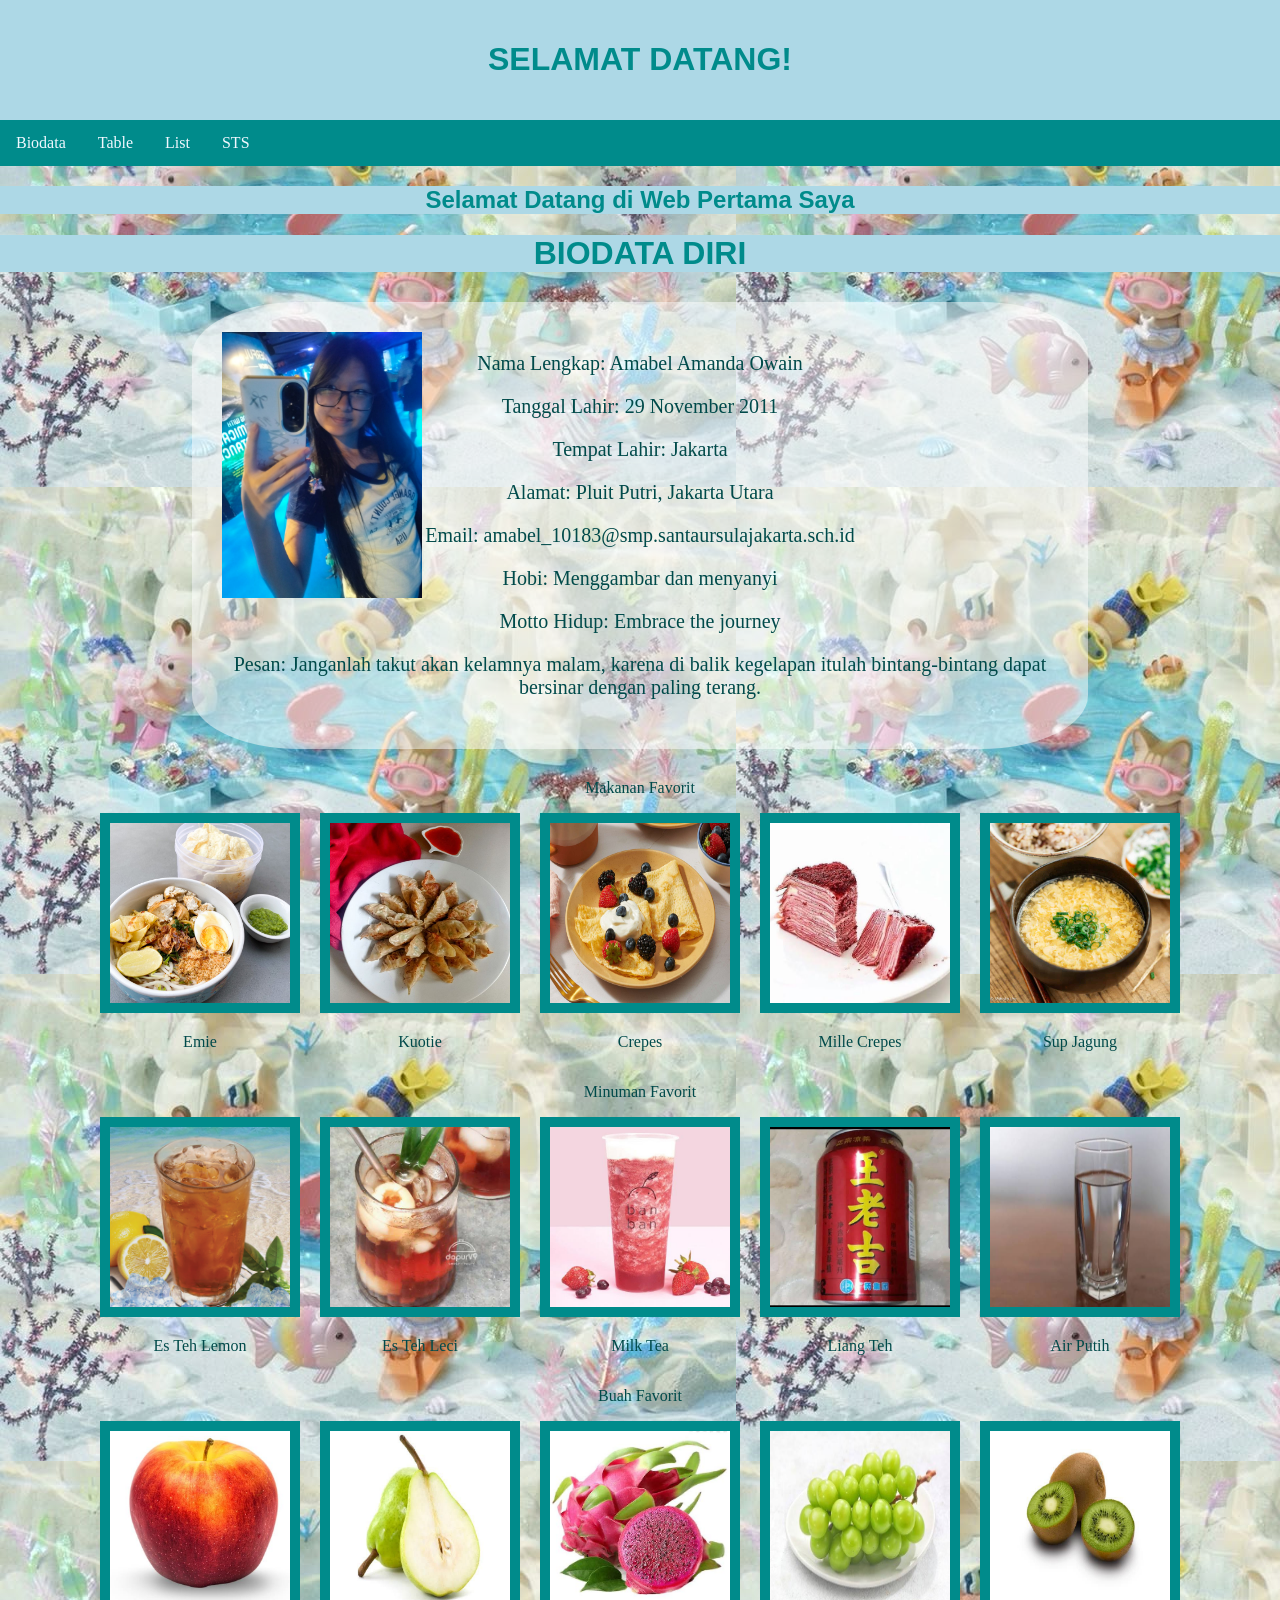
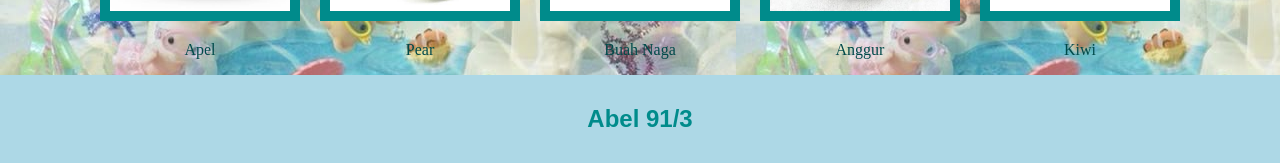
<file: index.html>
<!DOCTYPE html>
<html>
    <head>
        <title>Layout Website</title>
        <link rel="stylesheet" href="index.css">
    </head>
    <body>
        <div class="header">
            <h1>SELAMAT DATANG!</h1>
        </div>

        <div class="topnav">
            <a href="index.html">Biodata</a>
            <a href="table_merge.html">Table</a>
            <a href="list.html">List</a>
            <a href="#">STS</a>
        </div>

        <head>
        <title>Biodata Diri</title>
        <link rel="stylesheet" href="biodatastyle.css">
    </head>
    <body>
        <h2>Selamat Datang di Web Pertama Saya</h2>
        <h1>BIODATA DIRI</h1>

        <div class="biodata">
            <div class="content">
                <div class="text">
                    <div class="images">
                        <img src="abel1.jpg" class="top">
                        <img src="abel2.jpg" class="bottom">
                    </div>
                    <p>Nama Lengkap: Amabel Amanda Owain</p>
                    <p>Tanggal Lahir: 29 November 2011</p>
                    <p>Tempat Lahir: Jakarta</p>
                    <p>Alamat: Pluit Putri, Jakarta Utara</p>
                    <p>Email: amabel_10183@smp.santaursulajakarta.sch.id</p>
                    <p>Hobi: Menggambar dan menyanyi</p>
                    <p>Motto Hidup: Embrace the journey</p>
                    <p>Pesan: Janganlah takut akan kelamnya malam, karena di balik kegelapan itulah bintang-bintang dapat bersinar dengan paling terang.</p>
                </div>
            </div>
        </div>
        <p>Makanan Favorit</p>
        <div class="makananall">
            <div class="makanan1">
                <img src="emie.jpg" alt="emie">
                <p>Emie</p>
            </div>
            <div class="makanan2">
                <img src="kuotie.jpg" alt="kuotie">
                <p>Kuotie</p>
            </div>
            <div class="makanan3">
                <img src="Crepes.jpg" alt="crepes">
                <p>Crepes</p>
            </div>
            <div class="makanan4">
                <img src="mille crepes.jpg" alt="mille crepes">
                <p>Mille Crepes</p>
            </div>
            <div class="makanan5">
                <img src="soup jagung.jpg" alt="soup jagung">
                <p>Sup Jagung</p>
            </div>
        </div>

    <p>Minuman Favorit</p>
        <div class="minumanall">
            <div class="minuman1">
                <img src="es teh lemon.jpg" alt="es teh lemon">
                <p>Es Teh Lemon</p>
            </div>
            <div class="minuman2">
                <img src="es teh leci.jpg" alt="es teh leci">
                <p>Es Teh Leci</p>
            </div>
            <div class="minuman3">
                <img src="milk tea.jpg" alt="milk tea">
                <p>Milk Tea</p>
            </div>
            <div class="minuman4">
                <img src="liang teh.jpg" alt="liang teh">
                <p>Liang Teh</p>
            </div>
            <div class="minuman5">
                <img src="air putih.jpg" alt="air putih">
                <p>Air Putih</p>
            </div>
        </div>

    <p>Buah Favorit</p>
        <div class="buahall">
            <div class="buah1">
                <img src="apel.jpg" alt="apel">
                <p>Apel</p>
            </div>
            <div class="buah2">
                <img src="pear.jpg" alt="pear">
                <p>Pear</p>
            </div>
            <div class="buah3">
                <img src="buah naga.jpg" alt="buah naga">
                <p>Buah Naga</p>
            </div>
            <div class="buah4">
                <img src="anggur.jpg" alt="anggur">
                <p>Anggur</p>
            </div>
            <div class="buah5">
                <img src="kiwi.jpg" alt="kiwi">
                <p>Kiwi</p>
            </div>
        </div>

        <div class="footer">
            <h2>Abel 91/3</h2>
        </div>
    </body>
</html>
</file>
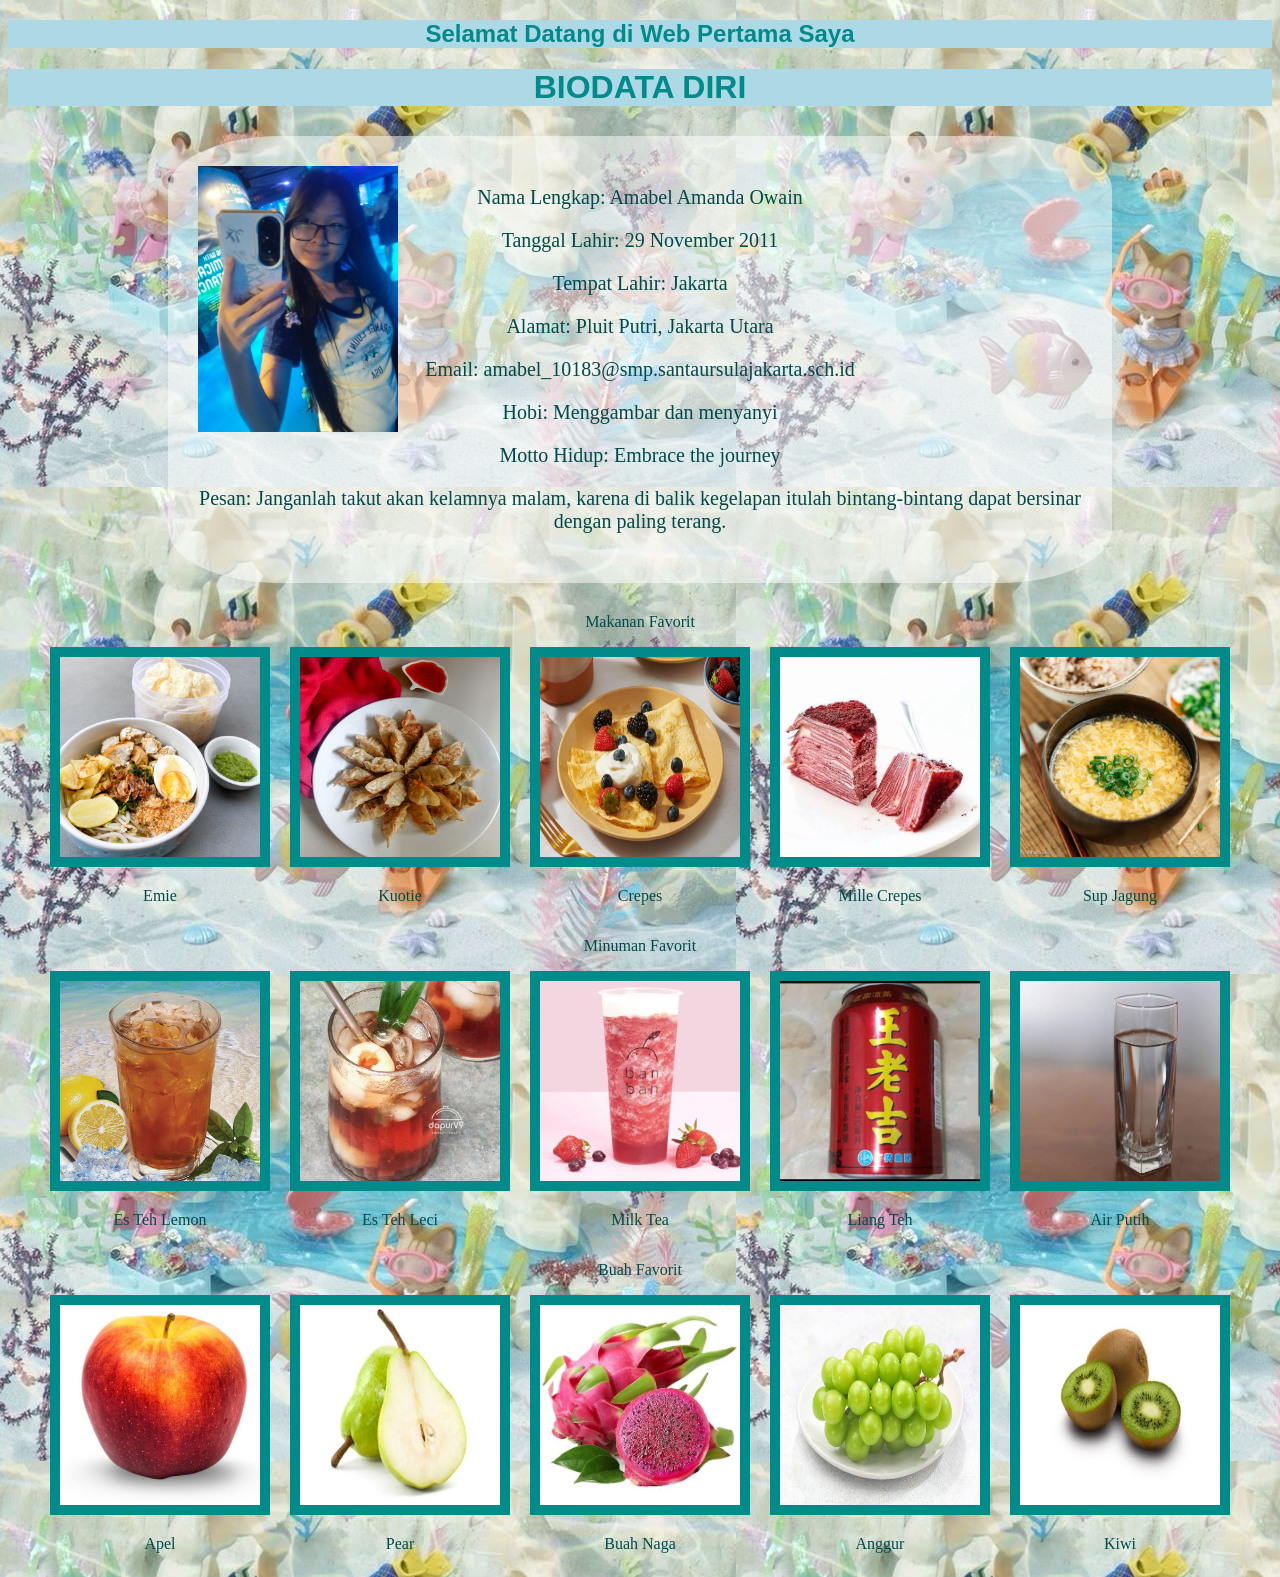
<file: biodata.html>
<!DOCTYPE html>
<html>
    <head>
        <title>Biodata Diri</title>
        <link rel="stylesheet" href="biodatastyle.css">
    </head>
    <body>
        <h2>Selamat Datang di Web Pertama Saya</h2>
        <h1>BIODATA DIRI</h1>

        <div class="biodata">
            <div class="content">
                <div class="text">
                    <div class="images">
                        <img src="abel1.jpg" class="top">
                        <img src="abel2.jpg" class="bottom">
                    </div>
                    <p>Nama Lengkap: Amabel Amanda Owain</p>
                    <p>Tanggal Lahir: 29 November 2011</p>
                    <p>Tempat Lahir: Jakarta</p>
                    <p>Alamat: Pluit Putri, Jakarta Utara</p>
                    <p>Email: amabel_10183@smp.santaursulajakarta.sch.id</p>
                    <p>Hobi: Menggambar dan menyanyi</p>
                    <p>Motto Hidup: Embrace the journey</p>
                    <p>Pesan: Janganlah takut akan kelamnya malam, karena di balik kegelapan itulah bintang-bintang dapat bersinar dengan paling terang.</p>
                </div>
            </div>
        </div>
        <p>Makanan Favorit</p>
        <div class="makananall">
            <div class="makanan1">
                <img src="emie.jpg" alt="emie">
                <p>Emie</p>
            </div>
            <div class="makanan2">
                <img src="kuotie.jpg" alt="kuotie">
                <p>Kuotie</p>
            </div>
            <div class="makanan3">
                <img src="Crepes.jpg" alt="crepes">
                <p>Crepes</p>
            </div>
            <div class="makanan4">
                <img src="mille crepes.jpg" alt="mille crepes">
                <p>Mille Crepes</p>
            </div>
            <div class="makanan5">
                <img src="soup jagung.jpg" alt="soup jagung">
                <p>Sup Jagung</p>
            </div>
        </div>

    <p>Minuman Favorit</p>
        <div class="minumanall">
            <div class="minuman1">
                <img src="es teh lemon.jpg" alt="es teh lemon">
                <p>Es Teh Lemon</p>
            </div>
            <div class="minuman2">
                <img src="es teh leci.jpg" alt="es teh leci">
                <p>Es Teh Leci</p>
            </div>
            <div class="minuman3">
                <img src="milk tea.jpg" alt="milk tea">
                <p>Milk Tea</p>
            </div>
            <div class="minuman4">
                <img src="liang teh.jpg" alt="liang teh">
                <p>Liang Teh</p>
            </div>
            <div class="minuman5">
                <img src="air putih.jpg" alt="air putih">
                <p>Air Putih</p>
            </div>
        </div>

    <p>Buah Favorit</p>
        <div class="buahall">
            <div class="buah1">
                <img src="apel.jpg" alt="apel">
                <p>Apel</p>
            </div>
            <div class="buah2">
                <img src="pear.jpg" alt="pear">
                <p>Pear</p>
            </div>
            <div class="buah3">
                <img src="buah naga.jpg" alt="buah naga">
                <p>Buah Naga</p>
            </div>
            <div class="buah4">
                <img src="anggur.jpg" alt="anggur">
                <p>Anggur</p>
            </div>
            <div class="buah5">
                <img src="kiwi.jpg" alt="kiwi">
                <p>Kiwi</p>
            </div>
        </div>


        </div>
    </body>
</html>
</file>
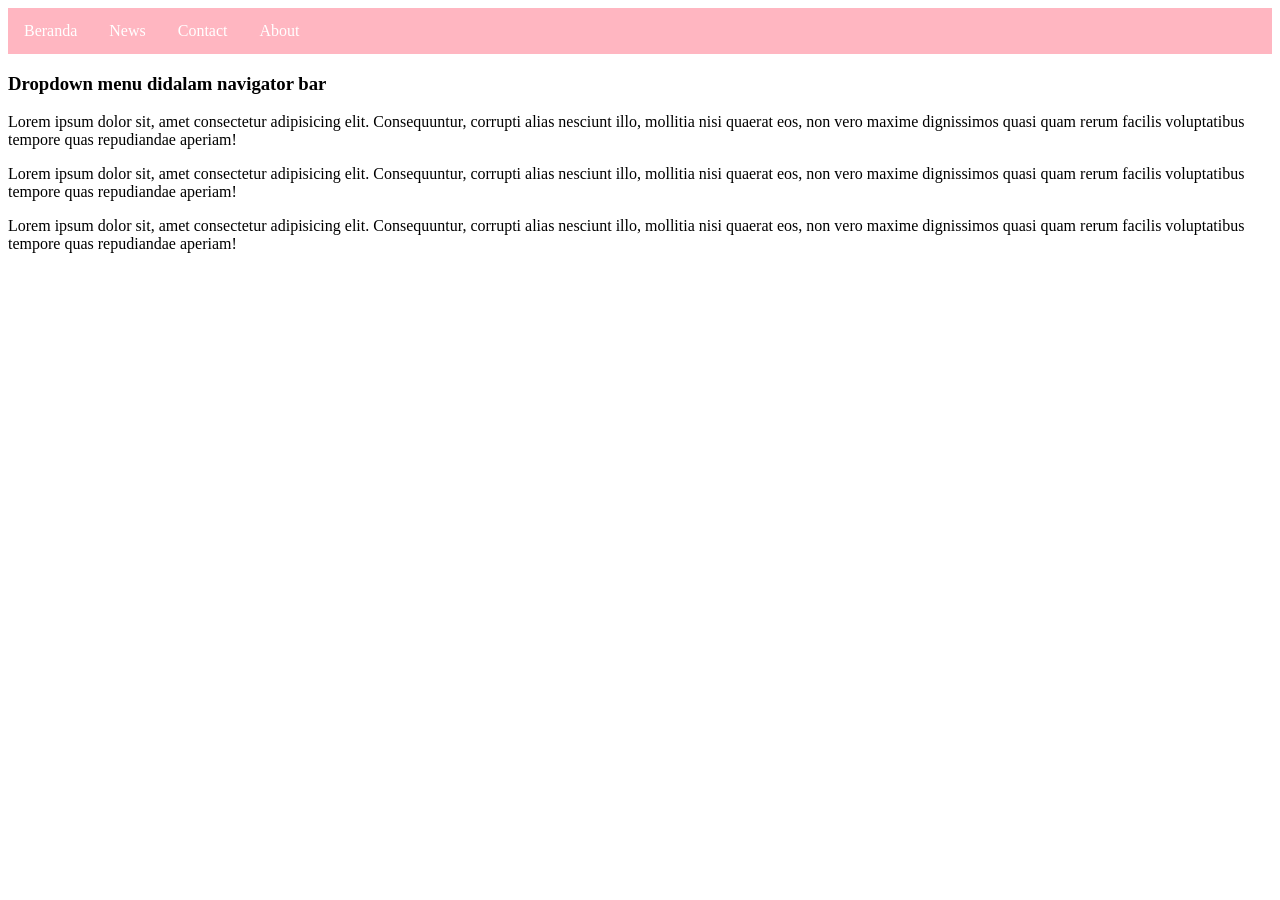
<file: dropdown.html>
<!DOCTYPE html>
<html>
    <head>
        <title>Navigator Vertical</title>
        <link rel="stylesheet" href="dropdown.css">
    </head>
    <body>
        <ul>
            <li><a class="active" href="#beranda">Beranda</a></li>
            <li class="dropdown"><a href="#news">News</a>
            <div class="dropdown-content">
                <a href="news1">News 1</a>
                <a href="news2">News 2</a>
                <a href="news3">News 3</a>
            </div>
    </li>
        <li><a href="contact">Contact</a></li>
        <li><a href="about">About</a></li>
        </ul>
        <h3>Dropdown menu didalam navigator bar</h3>
        <p>Lorem ipsum dolor sit, amet consectetur adipisicing elit. Consequuntur, corrupti alias nesciunt illo, mollitia nisi quaerat eos, non vero maxime dignissimos quasi quam rerum facilis voluptatibus tempore quas repudiandae aperiam!</p>
        <p>Lorem ipsum dolor sit, amet consectetur adipisicing elit. Consequuntur, corrupti alias nesciunt illo, mollitia nisi quaerat eos, non vero maxime dignissimos quasi quam rerum facilis voluptatibus tempore quas repudiandae aperiam!</p>
        <p>Lorem ipsum dolor sit, amet consectetur adipisicing elit. Consequuntur, corrupti alias nesciunt illo, mollitia nisi quaerat eos, non vero maxime dignissimos quasi quam rerum facilis voluptatibus tempore quas repudiandae aperiam!</p>

</body>
</html>
</file>
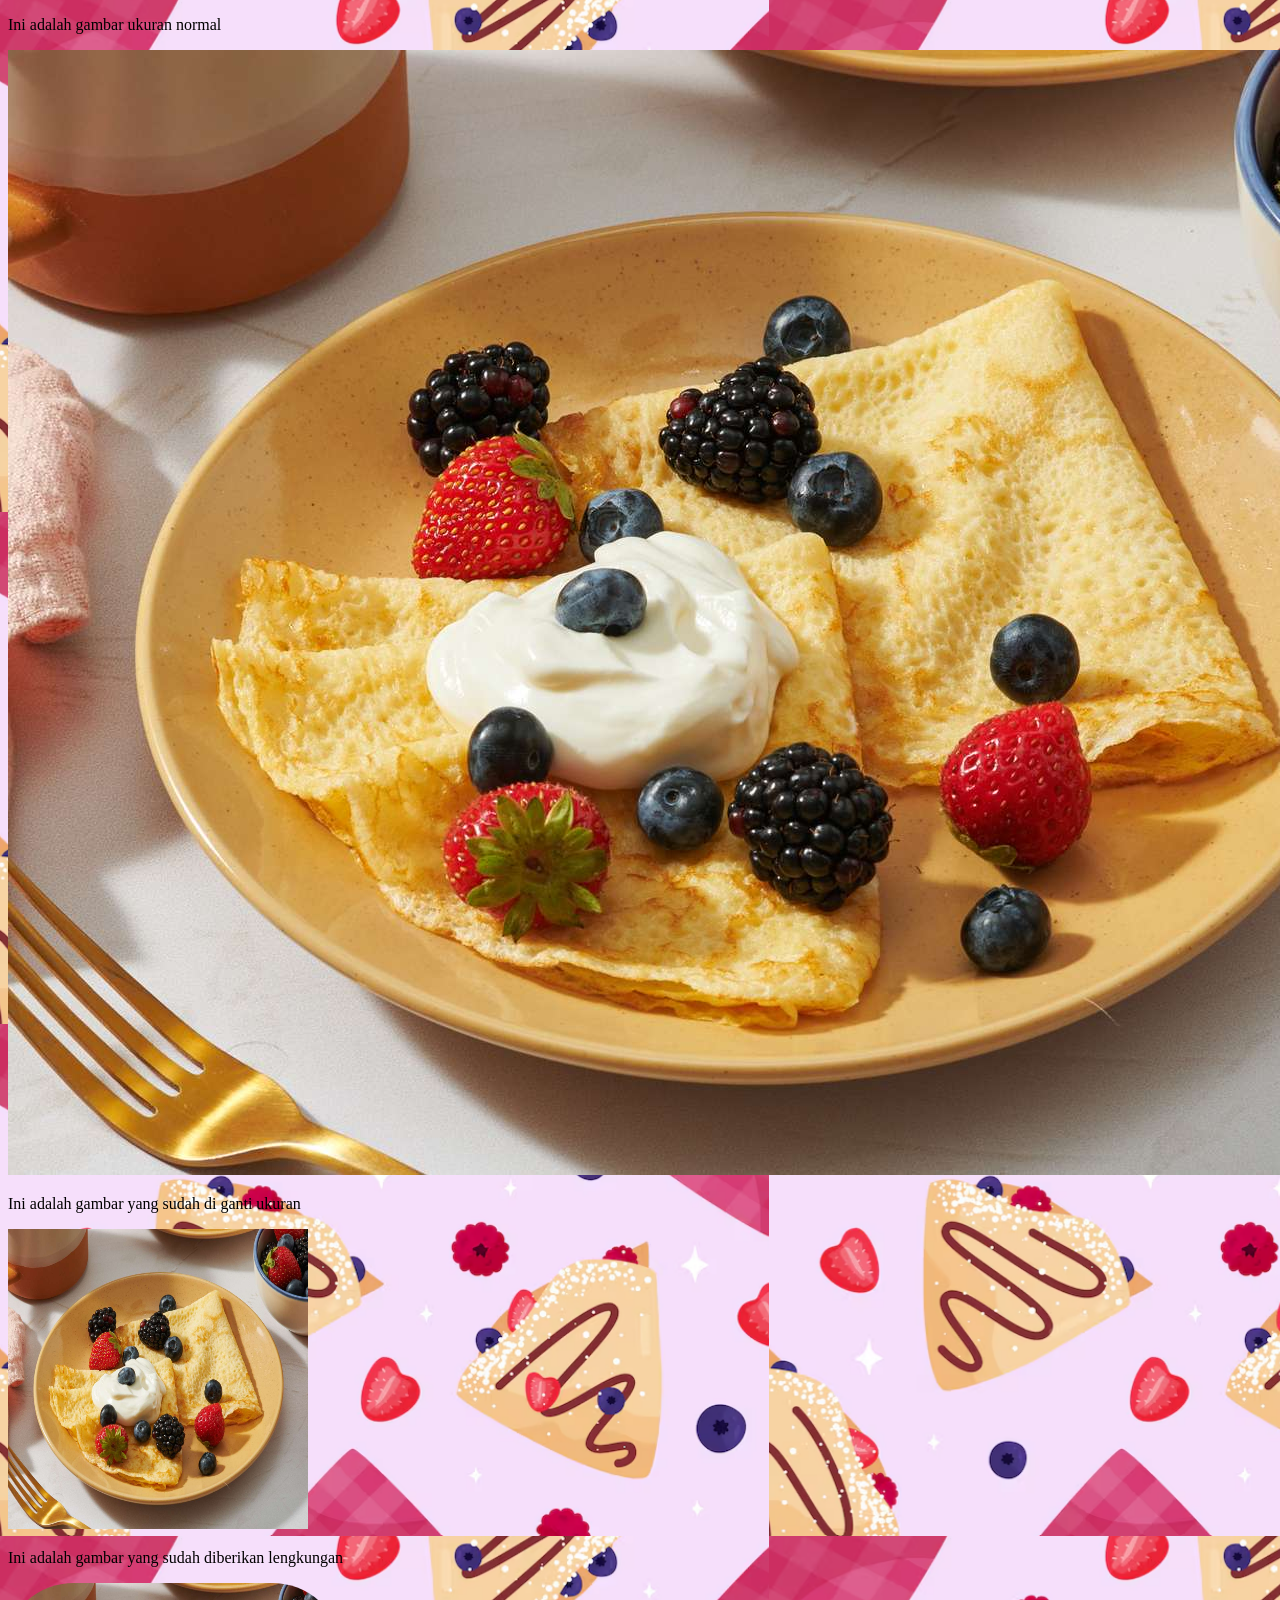
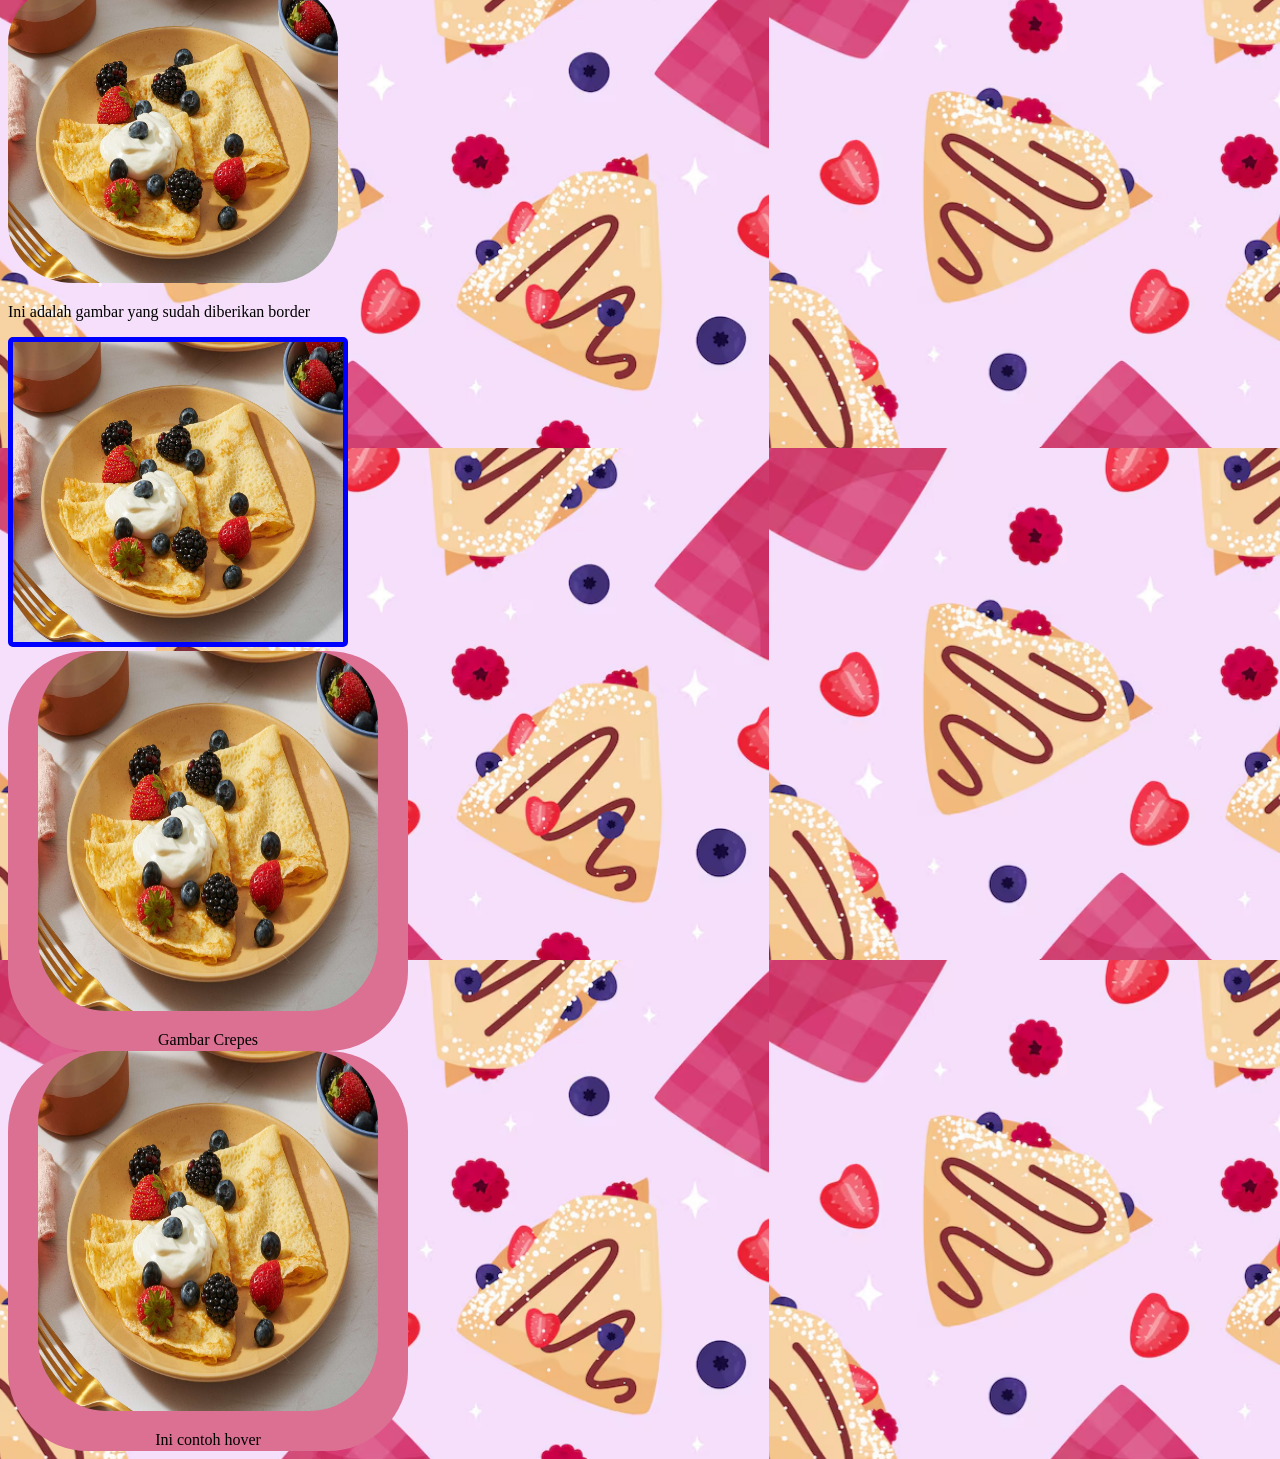
<file: Image.html>
<!DOCTYPE html>
<html>
    <head>
        <title> Image HTML dan CSS</title>
        <link rel="stylesheet" href="Image.css">
    </head>
    <body>
            <p>Ini adalah gambar ukuran normal</p>
            <!-- Cara menambahkan gambar, format image : jpg/ .jpeg/ .png /.gif -->
            <img src="Crepes.jpg" alt="Crepes Makanan Enak">

            <!-- Cara mengubah ukuran gambar -->
            <p>Ini adalah gambar yang sudah di ganti ukuran</p>
            <img src="Crepes.jpg" alt="Crepes Makanan Enak" class="ukuran">

            <!-- Cara menambahkan lengkungan pada setiap sudut -->
            <p>Ini adalah gambar yang sudah diberikan lengkungan </p>
            <img src="Crepes.jpg" alt="Crepes Makanan Enak" class="lengkungan">

            <!-- Cara menambahkan border pada gambar -->
            <p>Ini adalah gambar yang sudah diberikan border</p>
            <img src="Crepes.jpg" alt="Crepes Makanan Enak" class="border">

            <!-- Cara menggabungkan gambar dan teks -->
            <div class="kelompok">
            <img src="Crepes.jpg" alt="Crepes Makanan Enak">
            <p> Gambar Crepes</p>
            </div>

            <!-- Cara menambahkan efek hover -->
             <div class="efek">
             <img src="Crepes.jpg" alt="Crepes Makanan Enak">
             <p>Ini contoh hover</p>
            </div>

    </body>
</html>
</file>
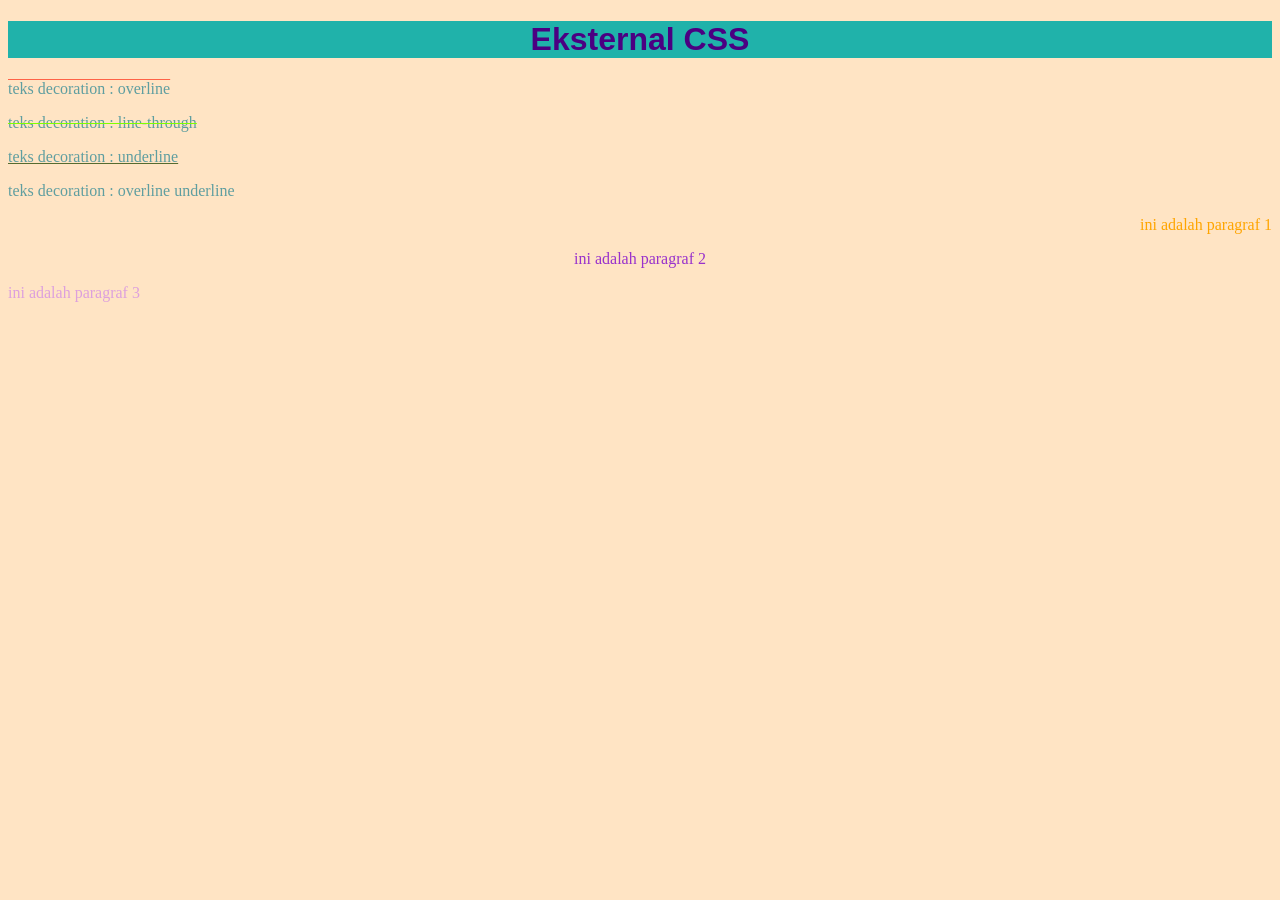
<file: Index1.html>
<!DOCTYPE html>
<html>
    <head>
        <title> Eksternal CSS</title>
        <link rel="stylesheet" href="Style.css">
    </head>
    <body>
        <h1> Eksternal CSS</h1>

        <!-- membuat teks decoration -->
        <p class="overline"> teks decoration : overline</p>
        <p class="line-through"> teks decoration : line-through</p>
        <p class="underline"> teks decoration : underline</p>
        <p class="ou"> teks decoration : overline underline</p>

        <p class="a">ini adalah paragraf 1</p>
        <p class="b">ini adalah paragraf 2</p>
        <p class="c">ini adalah paragraf 3</p>
    </body>
</html>
</file>
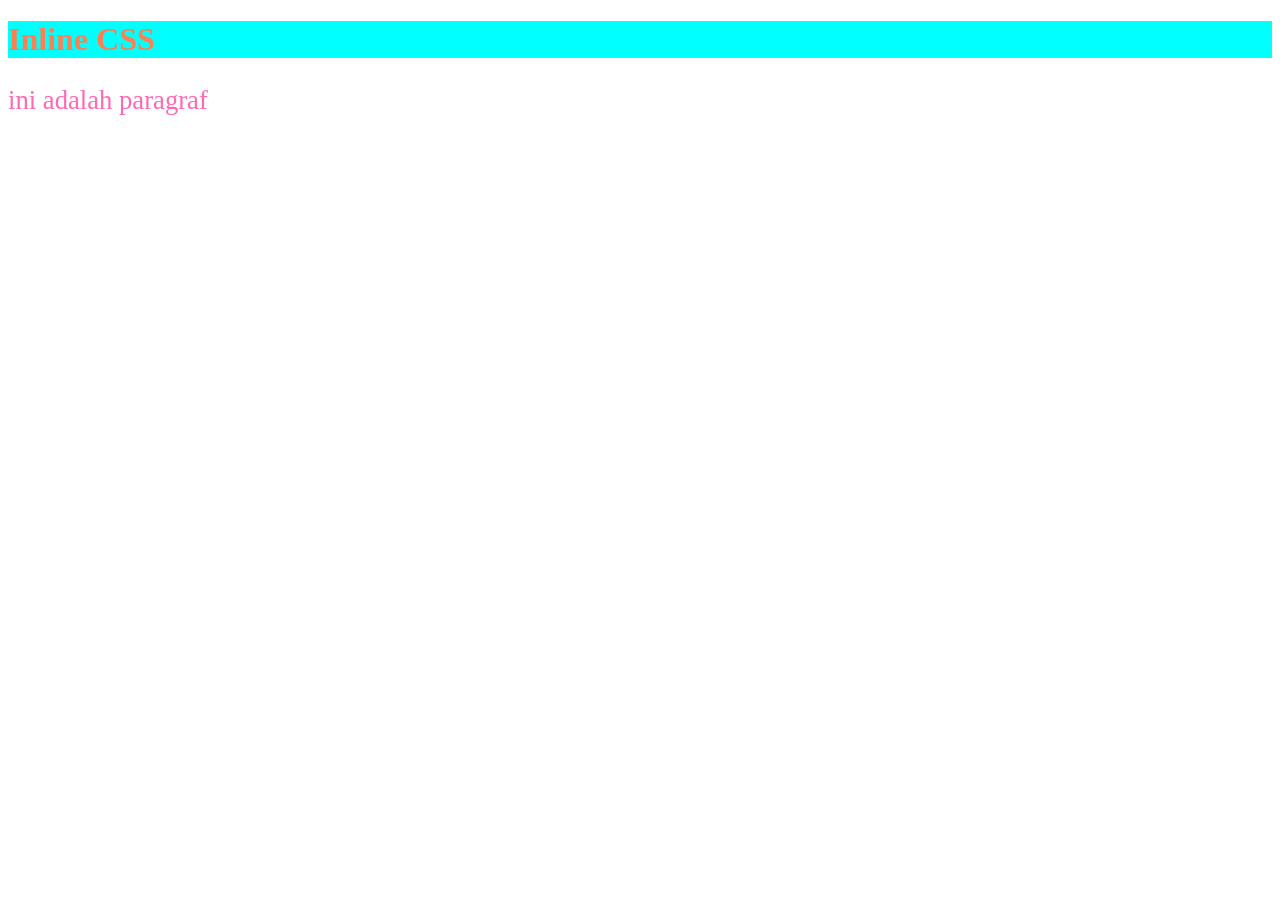
<file: Inline.html>
<!DOCTYPE html>
<html>
<head>
<title> Inline CSS </title>
</head>
<body>
    <h1 style="background-color: aqua; color: coral;">Inline CSS</h1>
    <p style="color: hotpink; font-size: 20pt;">ini adalah paragraf</p>
</body>
</html>
</file>
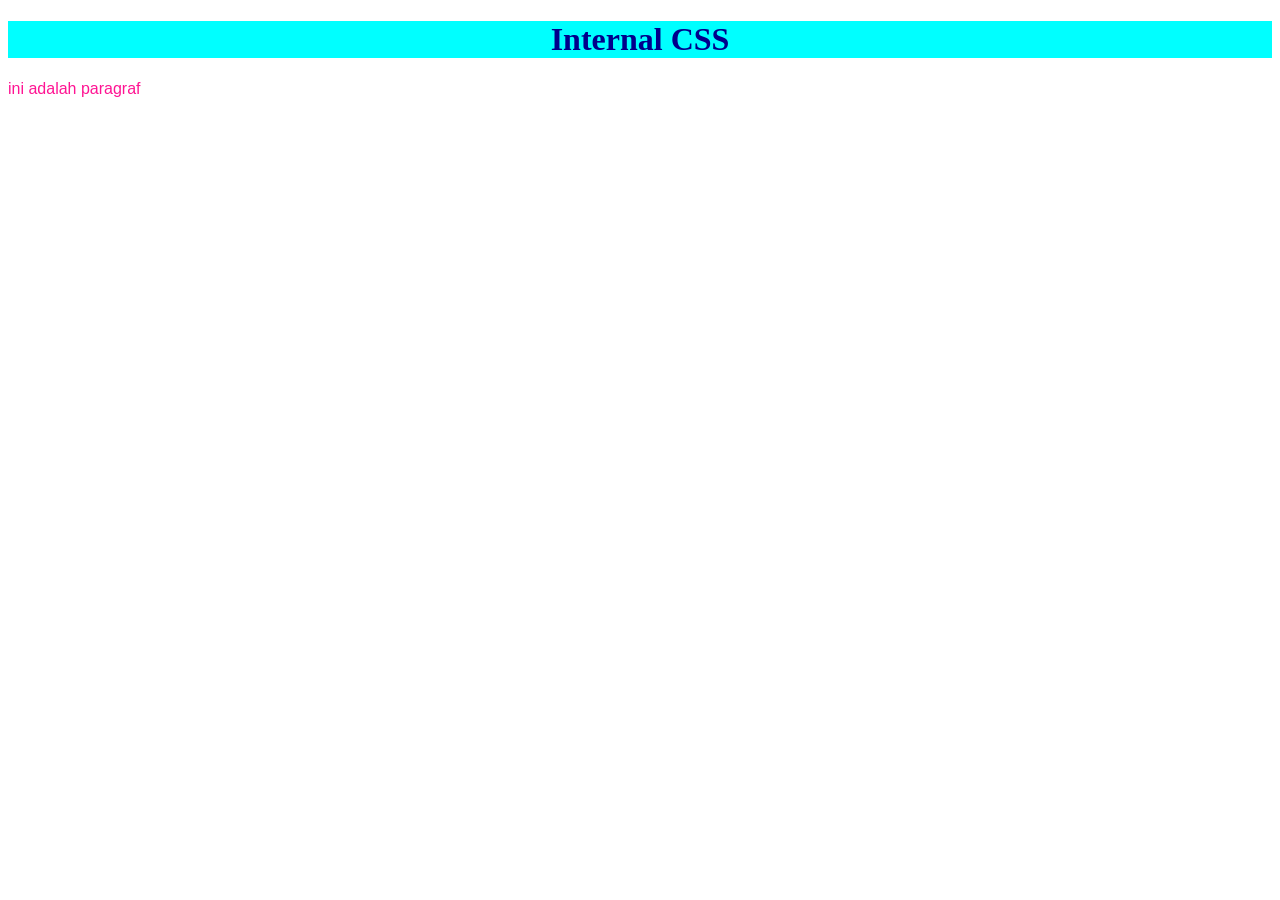
<file: Internal.html>
<!DOCTYPE html>
<html>
<head>
    <title>Internal CSS</title></head>
     <body>
    <style>
        p{color:deeppink;
        font-family: Arial, Helveltica, sans-serif;}
        h1{color:darkblue;
        background-color: aqua;
        text-align:center;}
     </style>
        <h1>Internal CSS</h1>
        <p>ini adalah paragraf</p>
     </body>
     </html>
</file>
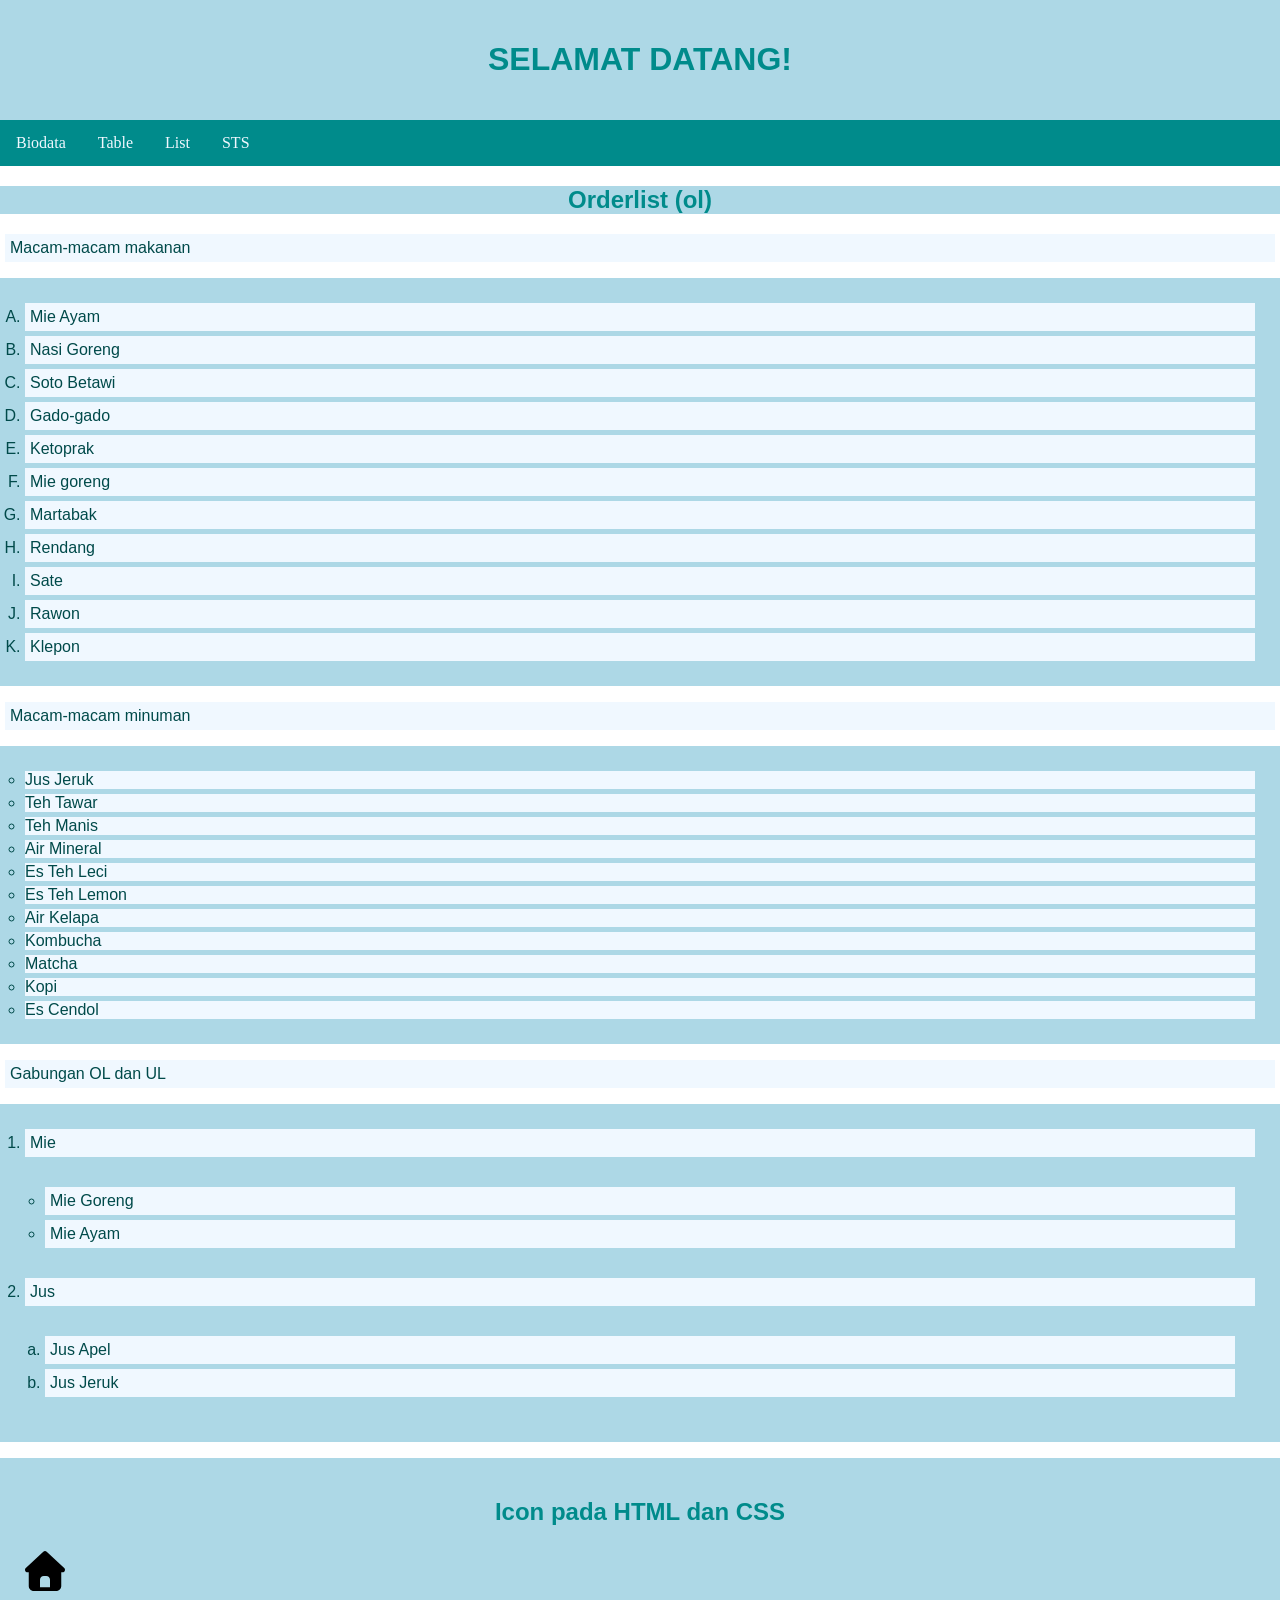
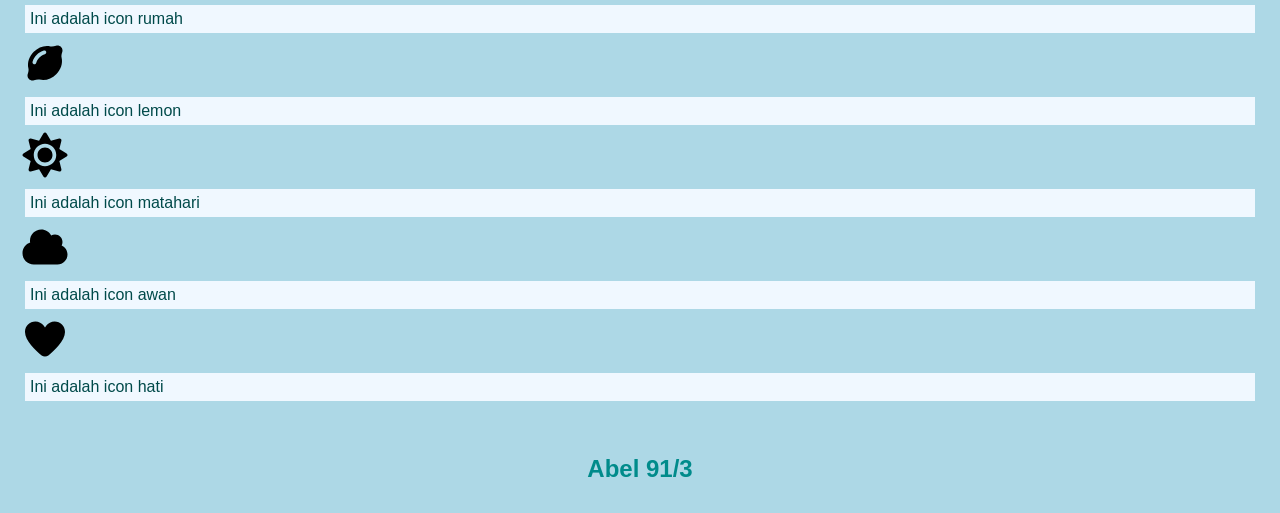
<file: list.html>
<!DOCTYPE html>
<html>
    <head>
        <title>Table gabungan</title>
        <link rel="stylesheet" href="index.css"></linkrel>
        <link rel="stylesheet" href="list.css">
    </head>
    <body>
        <div class="header">
            <h1>SELAMAT DATANG!</h1>
        </div>
        <div class="topnav">
            <a href="index.html">Biodata</a>
            <a href="table_merge.html">Table</a>
            <a href="list.html">List</a>
            <a href="#">STS</a>
        </div>

<h2>Orderlist (ol)</h2>
<p>Macam-macam makanan</p>
<ol type="A" start="1">
    <li>Mie Ayam</li>
    <li>Nasi Goreng</li>
    <li>Soto Betawi</li>
    <li>Gado-gado</li>
    <li>Ketoprak</li>
    <li>Mie goreng</li>
    <li>Martabak</li>
    <li>Rendang</li>
    <li>Sate</li>
    <li>Rawon</li>
    <li>Klepon</li>
</ol>

<p>Macam-macam minuman</p>
<ul type="circle">
    <li>Jus Jeruk</li>
    <li>Teh Tawar</li>
    <li>Teh Manis</li>
    <li>Air Mineral</li>
    <li>Es Teh Leci</li>
    <li>Es Teh Lemon</li>
    <li>Air Kelapa</li>
    <li>Kombucha</li>
    <li>Matcha</li>
    <li>Kopi</li>
    <li>Es Cendol</li>
</ul>

<p>Gabungan OL dan UL</p>
<ol>
    <li>Mie</li>
    <ul>
        <li>Mie Goreng</li>
        <li>Mie Ayam</li>
    </ul>
    <li>Jus</li>
    <ol type="a">
        <li>Jus Apel</li>
        <li>Jus Jeruk</li>
    </ol>
</ol>

<div class="icon">
<h2>Icon pada HTML dan CSS</h2>
<i class="fa-solid fa-house"></i>
<svg xmlns="http://www.w3.org/2000/svg" viewBox="0 0 640 640" width="50" height="50"><!--!Font Awesome Free v7.3.1 by @fontawesome - https://fontawesome.com License - https://fontawesome.com/license/free Copyright 2026 Fonticons, Inc.--><path d="M341.8 72.6C329.5 61.2 310.5 61.2 298.3 72.6L74.3 280.6C64.7 289.6 61.5 303.5 66.3 315.7C71.1 327.9 82.8 336 96 336L112 336L112 512C112 547.3 140.7 576 176 576L464 576C499.3 576 528 547.3 528 512L528 336L544 336C557.2 336 569 327.9 573.8 315.7C578.6 303.5 575.4 289.5 565.8 280.6L341.8 72.6zM304 384L336 384C362.5 384 384 405.5 384 432L384 528L256 528L256 432C256 405.5 277.5 384 304 384z"/></svg>
<p>Ini adalah icon rumah</p>
<i class="fa-solid fa-lemon"></i>
<svg xmlns="http://www.w3.org/2000/svg" viewBox="0 0 640 640" width="50" height="50"><!--!Font Awesome Free v7.3.1 by @fontawesome - https://fontawesome.com License - https://fontawesome.com/license/free Copyright 2026 Fonticons, Inc.--><path d="M544 160C544 124.7 515.3 96 480 96C473.4 96 467 97 461 98.9C438.5 105.9 412.9 113.8 390 107.9C314.8 88.8 233.6 118.9 176.3 176.2C119 233.5 88.8 314.8 107.9 390C113.7 412.9 105.9 438.4 98.9 461C97 467 96 473.4 96 480C96 515.3 124.7 544 160 544C166.6 544 173 543 179.1 541.1C201.6 534.1 227.2 526.2 250.1 532.1C325.3 551.2 406.5 521.1 463.8 463.8C521.1 406.5 551.2 325.2 532.1 250C526.3 227.1 534.1 201.6 541.1 179C543 173 544 166.6 544 159.9zM318.7 207C266.7 222.2 222.2 266.7 207 318.7C203.3 331.4 189.9 338.7 177.2 335C164.5 331.3 157.2 318 161 305.3C180.8 237.6 237.6 180.8 305.3 161C318 157.3 331.4 164.6 335.1 177.3C338.8 190 331.5 203.4 318.8 207.1z"/></svg>
<p>Ini adalah icon lemon</p>
<i class="fa-solid fa-sun"></i>
<svg xmlns="http://www.w3.org/2000/svg" viewBox="0 0 640 640" width="50" height="50"><!--!Font Awesome Free v7.3.1 by @fontawesome - https://fontawesome.com License - https://fontawesome.com/license/free Copyright 2026 Fonticons, Inc.--><path d="M320 32C328.4 32 336.3 36.4 340.6 43.7L396.1 136.3L500.9 110C509.1 108 517.8 110.4 523.7 116.3C529.6 122.2 532 131 530 139.1L503.7 243.8L596.4 299.3C603.6 303.6 608.1 311.5 608.1 319.9C608.1 328.3 603.7 336.2 596.4 340.5L503.7 396.1L530 500.8C532 509 529.6 517.7 523.7 523.6C517.8 529.5 509 532 500.9 530L396.2 503.7L340.7 596.4C336.4 603.6 328.5 608.1 320.1 608.1C311.7 608.1 303.8 603.7 299.5 596.4L243.9 503.7L139.2 530C131 532 122.4 529.6 116.4 523.7C110.4 517.8 108 509 110 500.8L136.2 396.1L43.6 340.6C36.4 336.2 32 328.4 32 320C32 311.6 36.4 303.7 43.7 299.4L136.3 243.9L110 139.1C108 130.9 110.3 122.3 116.3 116.3C122.3 110.3 131 108 139.2 110L243.9 136.2L299.4 43.6L301.2 41C305.7 35.3 312.6 31.9 320 31.9zM320 176C240.5 176 176 240.5 176 320C176 399.5 240.5 464 320 464C399.5 464 464 399.5 464 320C464 240.5 399.5 176 320 176zM320 416C267 416 224 373 224 320C224 267 267 224 320 224C373 224 416 267 416 320C416 373 373 416 320 416z"/></svg>
<p>Ini adalah icon matahari</p>
<i class="fa-solid fa-cloud"></i>
<svg xmlns="http://www.w3.org/2000/svg" viewBox="0 0 640 640" width="50" height="50"><!--!Font Awesome Free v7.3.1 by @fontawesome - https://fontawesome.com License - https://fontawesome.com/license/free Copyright 2026 Fonticons, Inc.--><path d="M32 400C32 479.5 96.5 544 176 544L480 544C550.7 544 608 486.7 608 416C608 364.4 577.5 319.9 533.5 299.7C540.2 286.6 544 271.7 544 256C544 203 501 160 448 160C430.3 160 413.8 164.8 399.6 173.1C375.5 127.3 327.4 96 272 96C192.5 96 128 160.5 128 240C128 248 128.7 255.9 129.9 263.5C73 282.7 32 336.6 32 400z"/></svg>
<p>Ini adalah icon awan</p>
<i class="fa-solid fa-heart"></i>
<svg xmlns="http://www.w3.org/2000/svg" viewBox="0 0 640 640" width="50" height="50"><!--!Font Awesome Free v7.3.1 by @fontawesome - https://fontawesome.com License - https://fontawesome.com/license/free Copyright 2026 Fonticons, Inc.--><path d="M305 151.1L320 171.8L335 151.1C360 116.5 400.2 96 442.9 96C516.4 96 576 155.6 576 229.1L576 231.7C576 343.9 436.1 474.2 363.1 529.9C350.7 539.3 335.5 544 320 544C304.5 544 289.2 539.4 276.9 529.9C203.9 474.2 64 343.9 64 231.7L64 229.1C64 155.6 123.6 96 197.1 96C239.8 96 280 116.5 305 151.1z"/></svg>
<p>Ini adalah icon hati</p>
</div>

<div class="footer">
    <h2>Abel 91/3</h2>
</div>
</file>
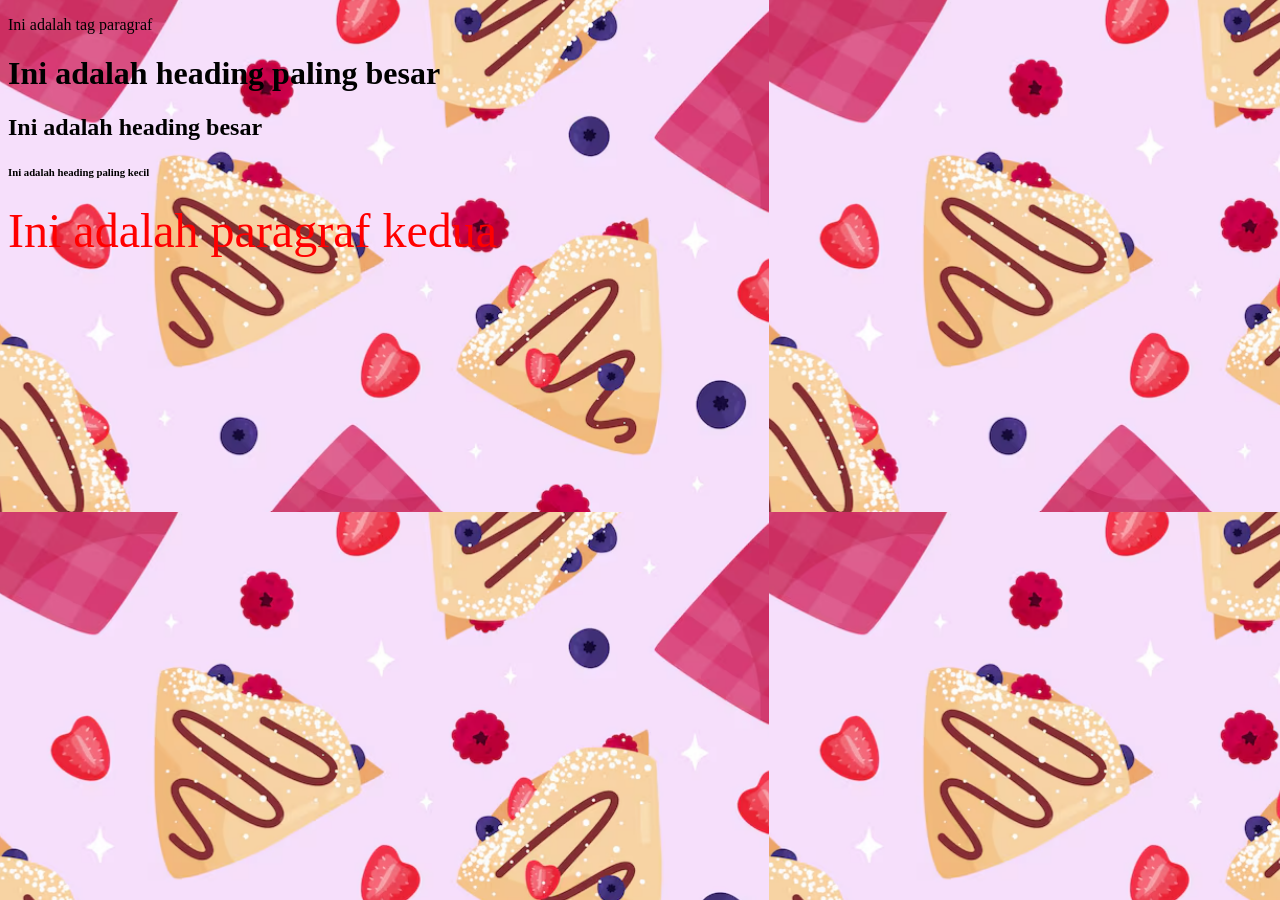
<file: Perkenalan.html>
<!DOCTYPE html>
<html>
<head>
    <title> Pengenalan HTML dan CSS</title>
</head>

<body background="Bg.png">
    <!-- tag memberi background warna : bgcolor =""
        tag memberi background gambar : background"" -->

    <!-- Pengenalan paragraf -->
    <p>Ini adalah tag paragraf</p>

    <!--bagian heading : h1-h6 -->
    <h1> Ini adalah heading paling besar </h1>
    <h2> Ini adalah heading besar </h2>
    <h6> Ini adalah heading paling kecil </h6>
    <!-- memberikan format font -->
     <p> <font type="Arial" color="red" size="12"> Ini adalah paragraf kedua </font> </p>
    </body>
</html>
</file>
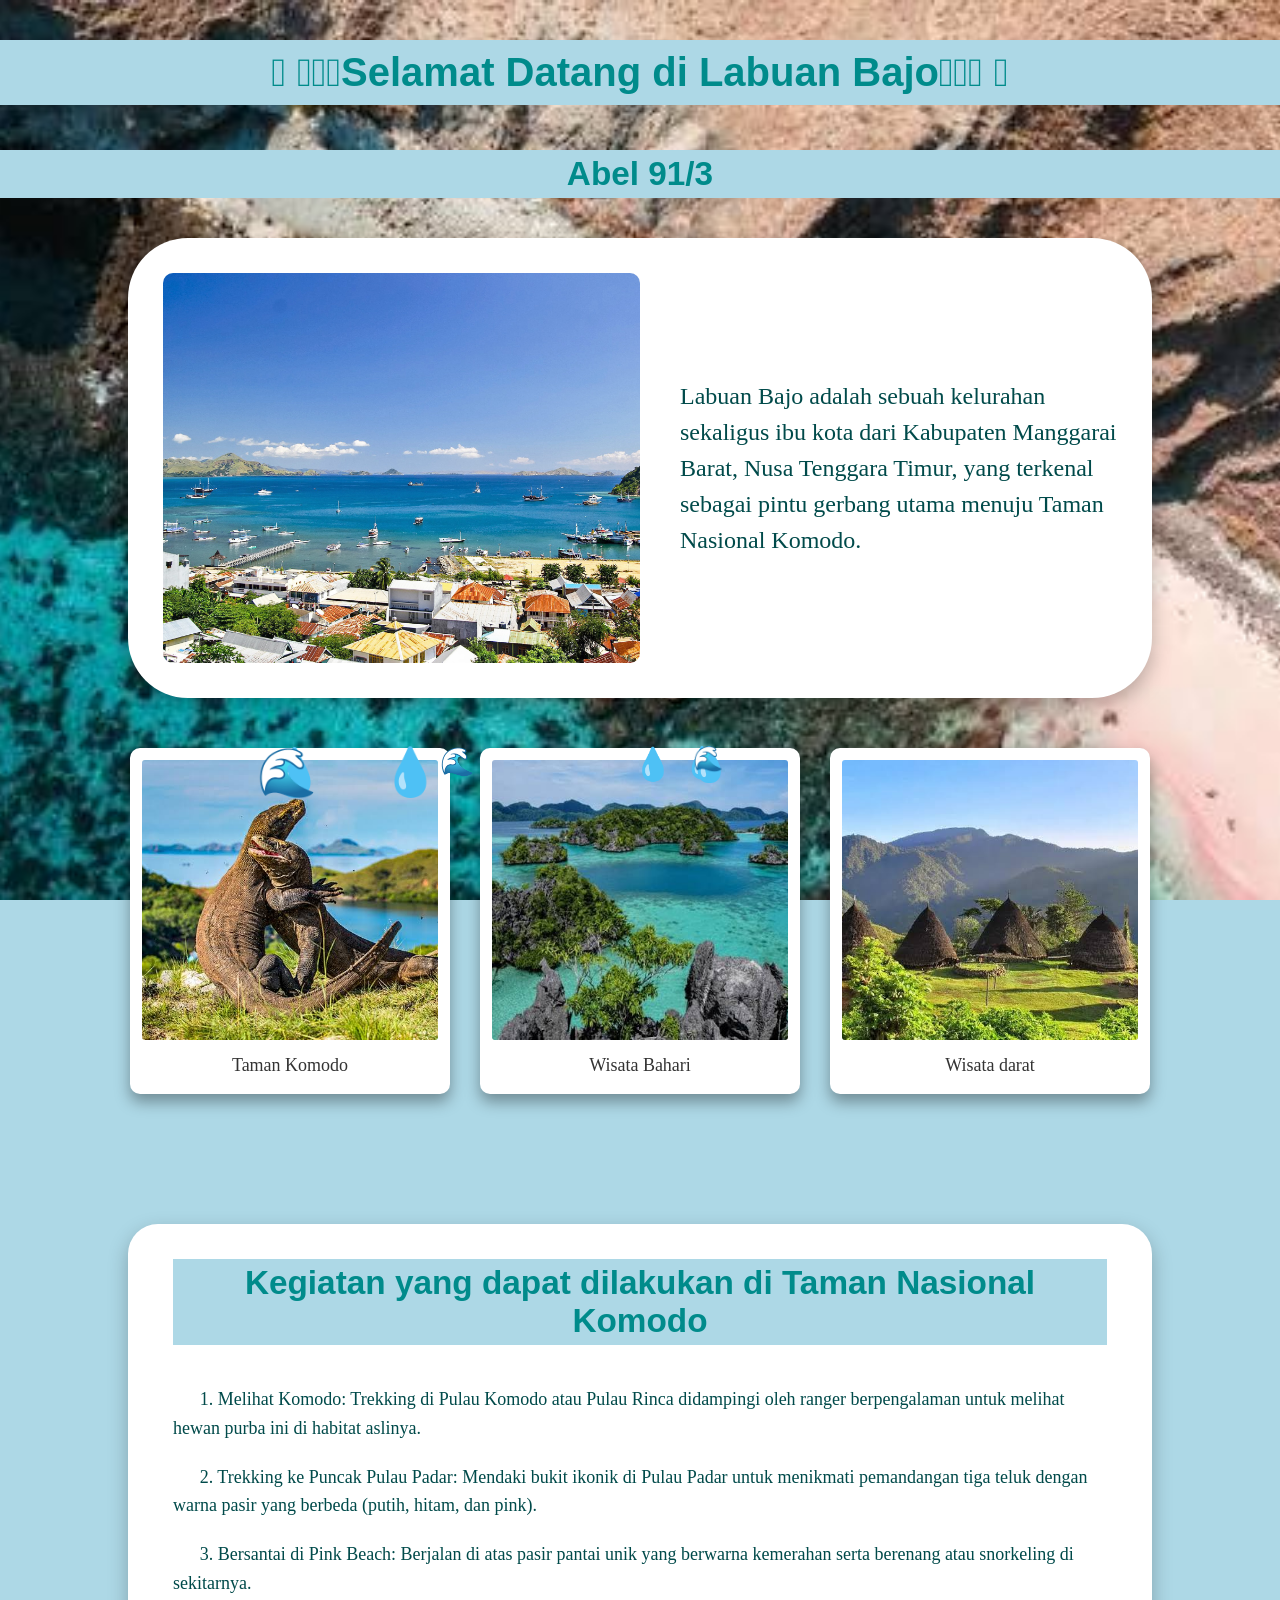
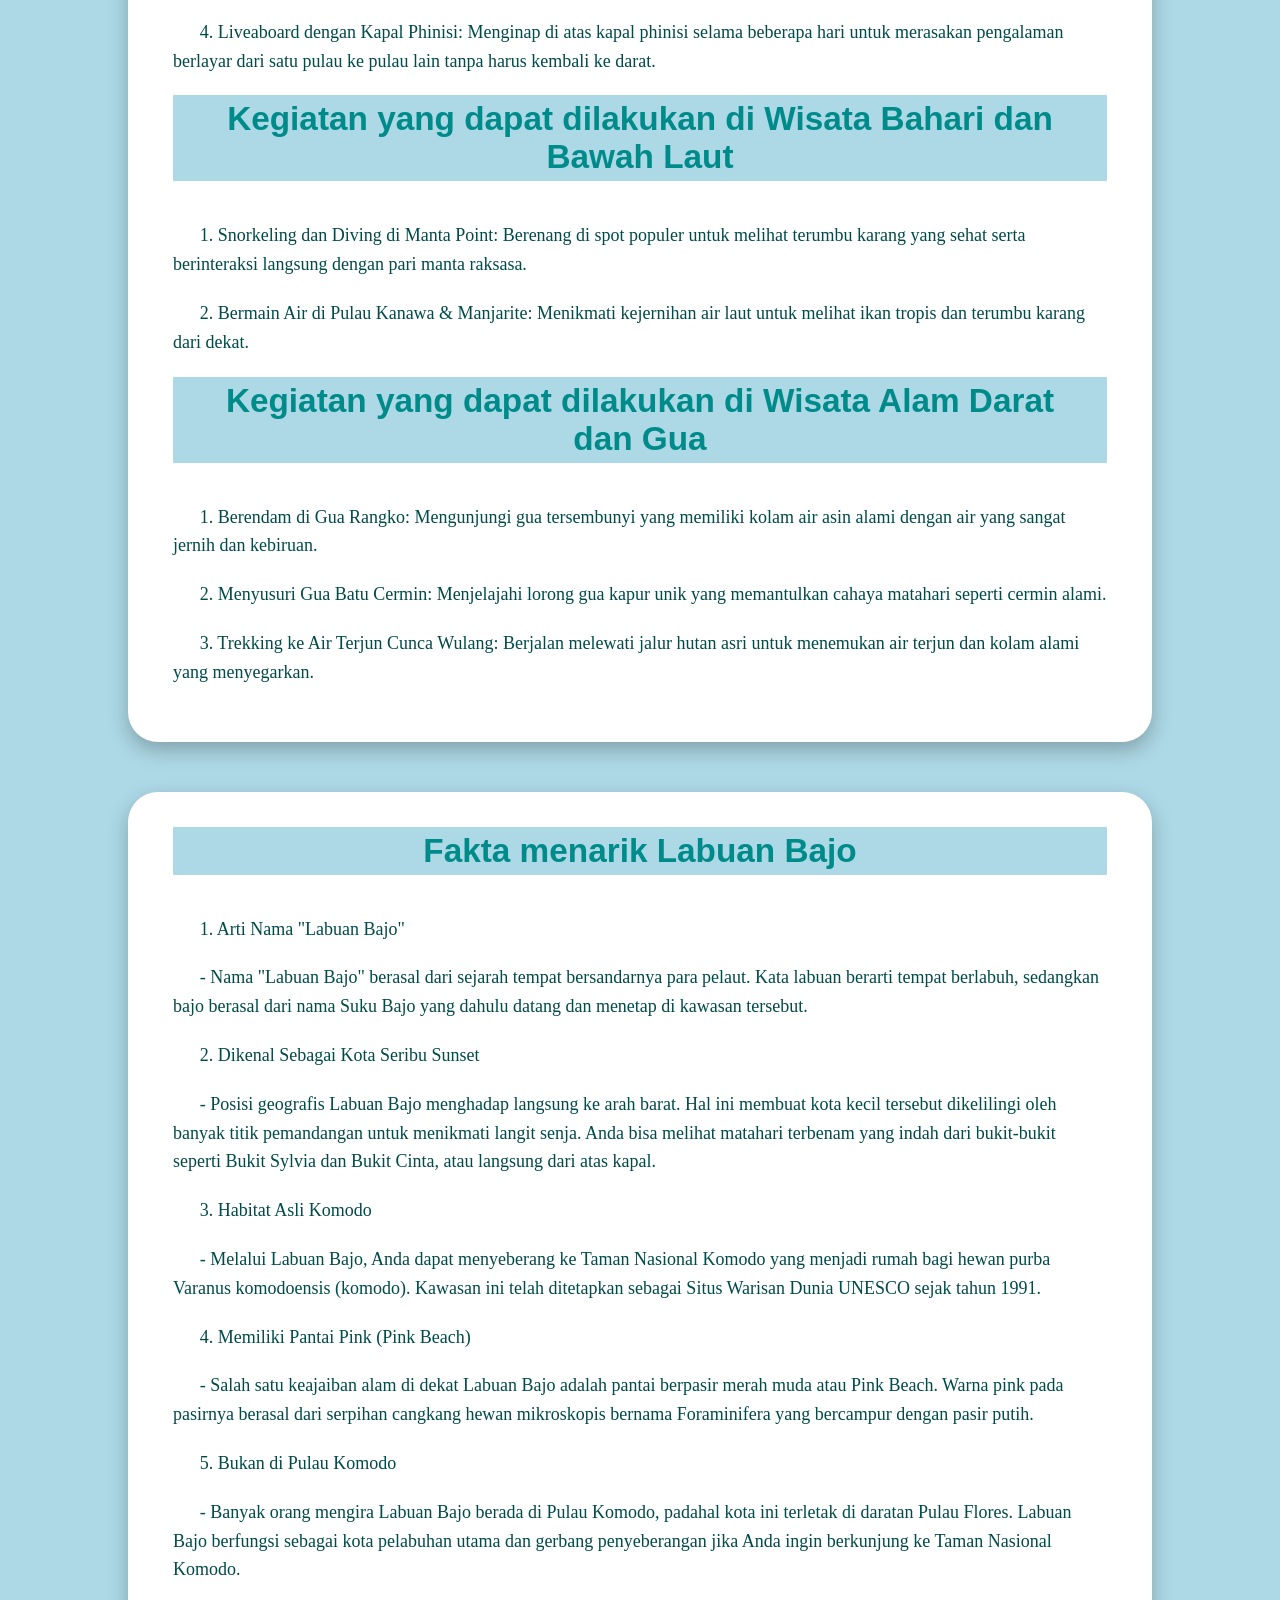
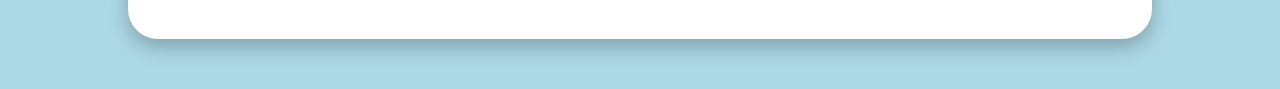
<file: sts-91-3.html>
<!DOCTYPE html>
<html lang="en">
<head>
    <meta charset="UTF-8">
    <meta name="viewport" content="width=device-width, initial-scale=1.0">

    <title>Wisata di Indonesia</title>

    <link rel="stylesheet" href="sts-91-3.css">
</head>

<body>

    <!-- Falling water emojis -->
    <script>
        const emojis = ['💧', '🌊'];

        function createEmoji() {
            const emoji = document.createElement('div');

            emoji.classList.add('emoji');

            emoji.innerText =
                emojis[Math.floor(Math.random() * emojis.length)];

            emoji.style.left = Math.random() * 100 + 'vw';

            const duration = Math.random() * 3 + 2;
            emoji.style.animationDuration = duration + 's';

            emoji.style.fontSize =
                (Math.random() * 1.5 + 1.5) + 'rem';

            document.body.appendChild(emoji);

            setTimeout(() => {
                emoji.remove();
            }, duration * 1000);
        }

        setInterval(createEmoji, 150);
    </script>

    <div class="content">
        <h2>𓂃 𓈒𓏸𓇼Selamat Datang di Labuan Bajo𓇼𓈒𓏸 𓂃</h2>
        <h1>Abel 91/3</h1>
        <div class="intro">
            <div class="text">
                <div class="images">
                    <img
                        src="labuan bajo part1 (1).jpg"
                        class="top"
                        alt="Labuan Bajo">

                    <img
                        src="labuan bajo part1 (2).jpg"
                        class="bottom"
                        alt="Labuan Bajo">
                </div>

                <p>
                    Labuan Bajo adalah sebuah kelurahan sekaligus ibu kota
                    dari Kabupaten Manggarai Barat, Nusa Tenggara Timur,
                    yang terkenal sebagai pintu gerbang utama menuju
                    Taman Nasional Komodo.
                </p>
            </div>
        </div>

        <div class="menu">
            <div class="polaroid">
                <img
                    src="taman komodo.jpg"
                    alt="Taman Komodo">
                <span>Taman Komodo</span>
            </div>

            <div class="polaroid">
                <img
                    src="wisata bahari.jpg"
                    alt="Wisata Bahari">
                <span>Wisata Bahari</span>
            </div>

            <div class="polaroid">
                <img
                    src="wisata darat.jpg"
                    alt="Wisata Darat">
                <span> Wisata darat</span>
            </div>
        </div>
    </div>

    <div class="Kegiatan-kegiatan">
      <h3>Kegiatan yang dapat dilakukan di Taman Nasional Komodo</h3>
        <div class="taman-komodo">
          <p>1. Melihat Komodo: Trekking di Pulau Komodo atau Pulau Rinca didampingi oleh ranger berpengalaman untuk melihat hewan purba ini di habitat aslinya.</p>
          <p>2. Trekking ke Puncak Pulau Padar: Mendaki bukit ikonik di Pulau Padar untuk menikmati pemandangan tiga teluk dengan warna pasir yang berbeda (putih, hitam, dan pink).</p>
          <p>3. Bersantai di Pink Beach: Berjalan di atas pasir pantai unik yang berwarna kemerahan serta berenang atau snorkeling di sekitarnya.</p>
          <p>4. Liveaboard dengan Kapal Phinisi: Menginap di atas kapal phinisi selama beberapa hari untuk merasakan pengalaman berlayar dari satu pulau ke pulau lain tanpa harus kembali ke darat.</p>
        </div>

        <h4>Kegiatan yang dapat dilakukan di Wisata Bahari dan Bawah Laut</h4>
        <div class="wisata-bahari">
          <p>1. Snorkeling dan Diving di Manta Point: Berenang di spot populer untuk melihat terumbu karang yang sehat serta berinteraksi langsung dengan pari manta raksasa.</p>
          <p>2. Bermain Air di Pulau Kanawa & Manjarite: Menikmati kejernihan air laut untuk melihat ikan tropis dan terumbu karang dari dekat.</p>
        </div>

        <h5>Kegiatan yang dapat dilakukan di Wisata Alam Darat dan Gua</h5>
        <div class="wisata-darat">
          <p>1. Berendam di Gua Rangko: Mengunjungi gua tersembunyi yang memiliki kolam air asin alami dengan air yang sangat jernih dan kebiruan.</p>
          <p>2. Menyusuri Gua Batu Cermin: Menjelajahi lorong gua kapur unik yang memantulkan cahaya matahari seperti cermin alami.</p>
          <p>3. Trekking ke Air Terjun Cunca Wulang: Berjalan melewati jalur hutan asri untuk menemukan air terjun dan kolam alami yang menyegarkan.</p>
        </div>
      </div>

      <div class="fakta-menarik">
        <h6>Fakta menarik Labuan Bajo</h6>
        <p>1. Arti Nama "Labuan Bajo"</p>
        <p>- Nama "Labuan Bajo" berasal dari sejarah tempat bersandarnya para pelaut. Kata labuan berarti tempat berlabuh, sedangkan bajo berasal dari nama Suku Bajo yang dahulu datang dan menetap di kawasan tersebut.</p>
        <p>2. Dikenal Sebagai Kota Seribu Sunset</p>
        <p>- Posisi geografis Labuan Bajo menghadap langsung ke arah barat. Hal ini membuat kota kecil tersebut dikelilingi oleh banyak titik pemandangan untuk menikmati langit senja. Anda bisa melihat matahari terbenam yang indah dari bukit-bukit seperti Bukit Sylvia dan Bukit Cinta, atau langsung dari atas kapal.</p>
        <p>3. Habitat Asli Komodo</p>
        <p>- Melalui Labuan Bajo, Anda dapat menyeberang ke Taman Nasional Komodo yang menjadi rumah bagi hewan purba Varanus komodoensis (komodo). Kawasan ini telah ditetapkan sebagai Situs Warisan Dunia UNESCO sejak tahun 1991.</p>
        <p>4. Memiliki Pantai Pink (Pink Beach)</p>
        <p>- Salah satu keajaiban alam di dekat Labuan Bajo adalah pantai berpasir merah muda atau Pink Beach. Warna pink pada pasirnya berasal dari serpihan cangkang hewan mikroskopis bernama Foraminifera yang bercampur dengan pasir putih.</p>
        <p>5. Bukan di Pulau Komodo</p>
        <p>- Banyak orang mengira Labuan Bajo berada di Pulau Komodo, padahal kota ini terletak di daratan Pulau Flores. Labuan Bajo berfungsi sebagai kota pelabuhan utama dan gerbang penyeberangan jika Anda ingin berkunjung ke Taman Nasional Komodo.</p>
      </div>
</body>
</html>
</file>
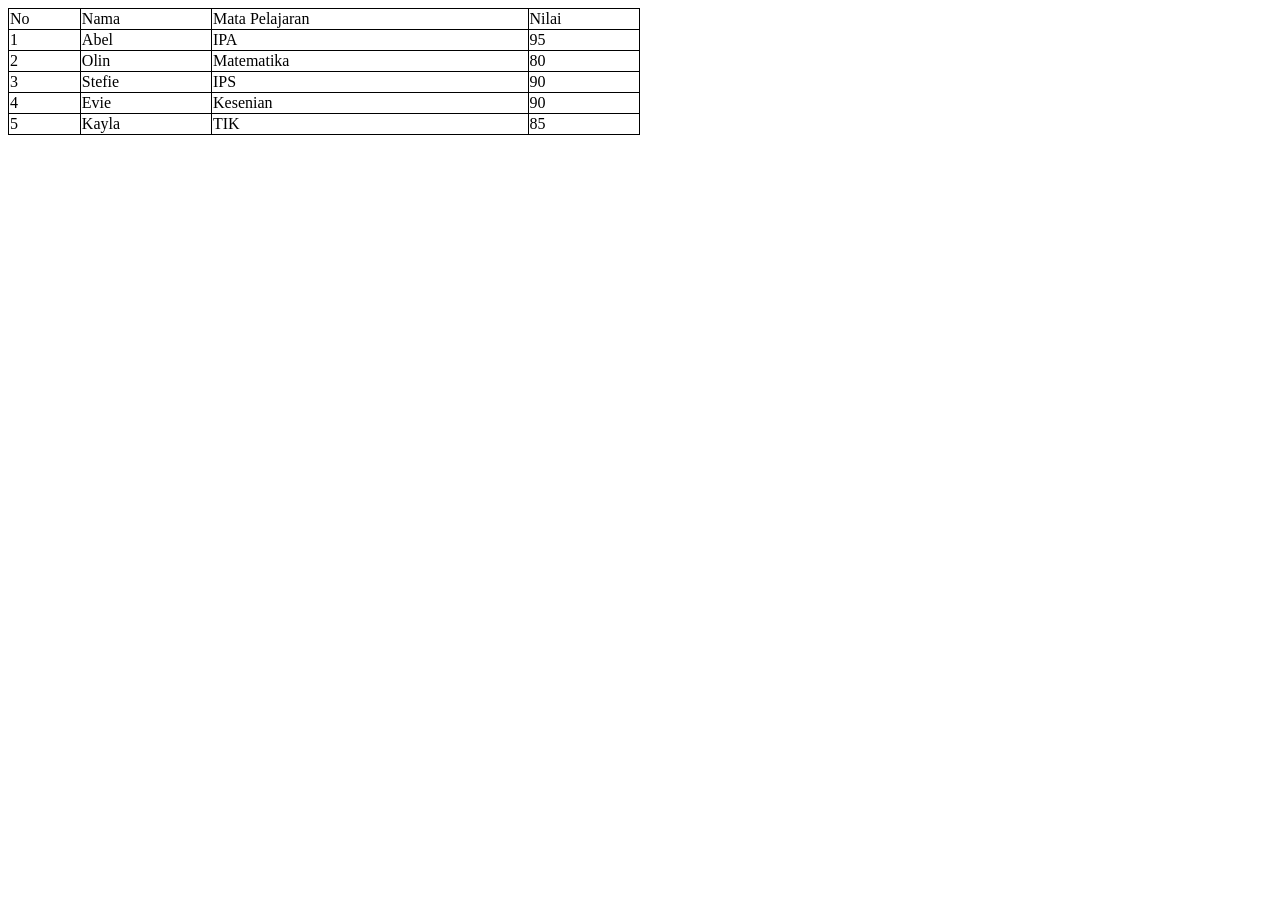
<file: table.html>
<!DOCTYPE html>
<html>
    <head>
        <title>Table HTML dan CSS</title>
        <link rel="stylesheet" href="table.css">
    </head>
    <body>
        <table>
            <tr>
                <td>No</td>
                <td>Nama</td>
                <td>Mata Pelajaran</td>
                <td>Nilai</td>
            </tr>
            <tr>
                <td>1</td>
                <td>Abel</td>
                <td>IPA</td>
                <td>95</td>
            </tr>
            <tr>
                <td>2</td>
                <td>Olin</td>
                <td>Matematika</td>
                <td>80</td>
            </tr>
            <tr>
                <td>3</td>
                <td>Stefie</td>
                <td>IPS</td>
                <td>90</td>
            </tr>
            <tr>
                <td>4</td>
                <td>Evie</td>
                <td>Kesenian</td>
                <td>90</td>
            </tr>
            <tr>
                <td>5</td>
                <td>Kayla</td>
                <td>TIK</td>
                <td>85</td>
            </tr>
        </table>
    </body>
</html>
</file>
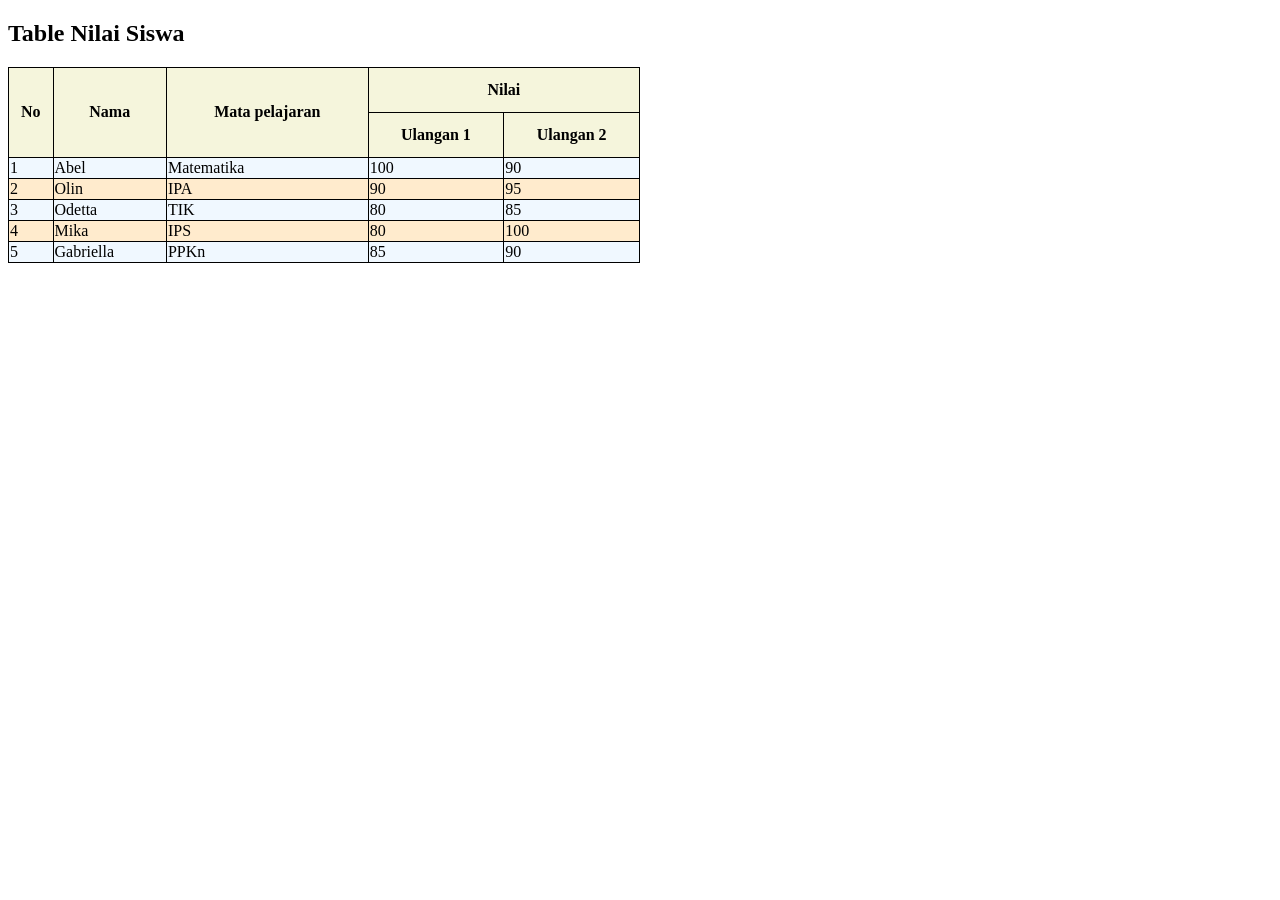
<file: table_gabungan.html>
<!DOCTYPE html>
<html>
    <head>
        <link rel="stylesheet" href="table_gabungan.css">
    </head> 
    <body>
        <h2>Table Nilai Siswa</h2>
        <table>
            <tr>
                <th rowspan="2">No</th>
                <th rowspan="2">Nama</th>
                <th rowspan="2">Mata pelajaran</th>
                <th colspan="2">Nilai</th>
            </tr>
            <tr>
                <th>Ulangan 1</th>
                <th>Ulangan 2</th>
            </tr>
            <tr>
                <td>1</td>
                <td>Abel</td>
                <td>Matematika</td>
                <td>100</td>
                <td>90</td>
            </tr>
            <tr>
                <td>2</td>
                <td>Olin</td>
                <td>IPA</td>
                <td>90</td>
                <td>95</td>
            </tr>
            <tr>
                <td>3</td>
                <td>Odetta</td>
                <td>TIK</td>
                <td>80</td>
                <td>85</td>
            </tr>
            <tr>
                <td>4</td>
                <td>Mika</td>
                <td>IPS</td>
                <td>80</td>
                <td>100</td>
            </tr>
            <tr>
                <td>5</td>
                <td>Gabriella</td>
                <td>PPKn</td>
                <td>85</td>
                <td>90</td>
            </tr>
        </table>
    </body>
</html>
</file>
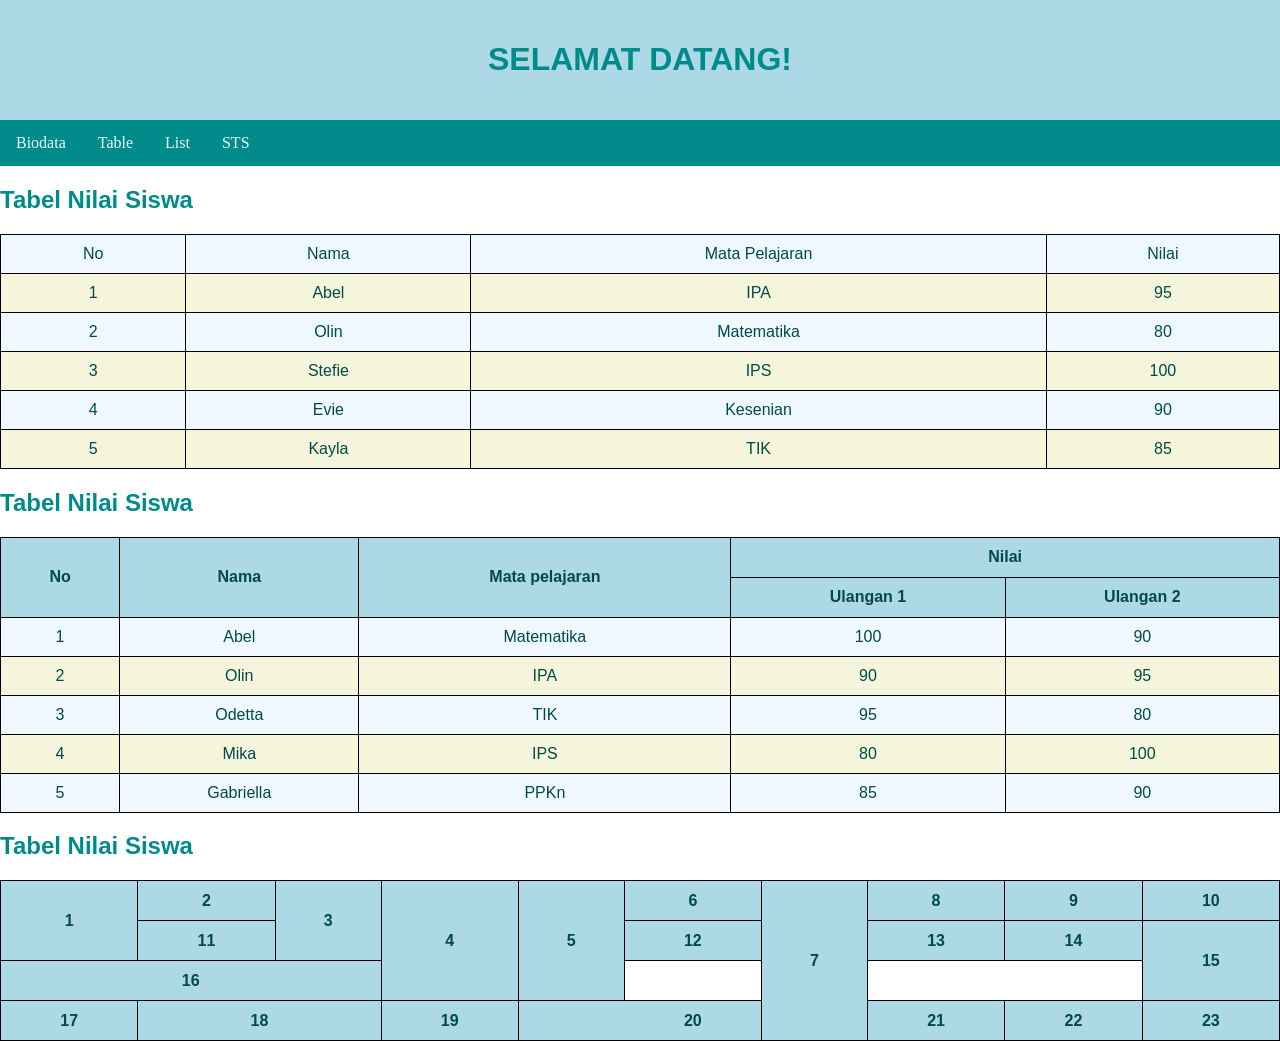
<file: table_merge.html>
<!DOCTYPE html>
<html>
    <head>
        <title>Table gabungan</title>
        <link rel="stylesheet" href="index.css">
        <link rel="stylesheet" href="table.css">
        <link rel="stylesheet" href="table_merge.css">
    </head>
    <body>
        <div class="header">
            <h1>SELAMAT DATANG!</h1>

        </div>
        <div class="topnav">
           <a href="index.html">Biodata</a>
            <a href="table_merge.html">Table</a>
            <a href="list.html">List</a>
            <a href="#">STS</a>
          </div>
    </body>

<h2>Tabel Nilai Siswa</h2>

<table>
            <tr>
                <td>No</td>
                <td>Nama</td>
                <td>Mata Pelajaran</td>
                <td>Nilai</td>
            </tr>
            <tr>
                <td>1</td>
                <td>Abel</td>
                <td>IPA</td>
                <td>95</td>
            </tr>
            <tr>
                <td>2</td>
                <td>Olin</td>
                <td>Matematika</td>
                <td>80</td>
            </tr>
            <tr>
                <td>3</td>
                <td>Stefie</td>
                <td>IPS</td>
                <td>100</td>
            </tr>
            <tr>
                <td>4</td>
                <td>Evie</td>
                <td>Kesenian</td>
                <td>90</td>
            </tr>
            <tr>
                <td>5</td>
                <td>Kayla</td>
                <td>TIK</td>
                <td>85</td>
            </tr>
        </table>

<h2>Tabel Nilai Siswa</h2>
        <table>
            <tr>
                <th rowspan="2">No</th>
                <th rowspan="2">Nama</th>
                <th rowspan="2">Mata pelajaran</th>
                <th colspan="2">Nilai</th>
            </tr>
            <tr>
                <th>Ulangan 1</th>
                <th>Ulangan 2</th>
            </tr>
            <tr>
                <td>1</td>
                <td>Abel</td>
                <td>Matematika</td>
                <td>100</td>
                <td>90</td>
            </tr>
            <tr>
                <td>2</td>
                <td>Olin</td>
                <td>IPA</td>
                <td>90</td>
                <td>95</td>
            </tr>
            <tr>
                <td>3</td>
                <td>Odetta</td>
                <td>TIK</td>
                <td>95</td>
                <td>80</td>
            </tr>
            <tr>
                <td>4</td>
                <td>Mika</td>
                <td>IPS</td>
                <td>80</td>
                <td>100</td>
            </tr>
            <tr>
                <td>5</td>
                <td>Gabriella</td>
                <td>PPKn</td>
                <td>85</td>
                <td>90</td>
            </tr>
        </table>



        <h2>Tabel Nilai Siswa</h2>
    <table>
    <tr>
        <th rowspan="3">1</th>
        <th rowspan="2">2</th>
        <th rowspan="3">3</th>
        <th rowspan="4">4</th>
        <th rowspan="4">5</th>
        <th rowspan="2">6</th>
        <th rowspan="6">7</th>
    </tr>
    <tr>
        <th>8</th>
        <th>9</th>
        <th colspan="3">10</th>
    </tr>
    <tr>
        <th>11</th>
        <th>12</th>
        <th>13</th>
        <th>14</th>
        <th rowspan="3">15</th>
    </tr>
    <tr>
        <th colspan="3">16</th>
    </tr>
    <tr>
        <th rowspan="2">17</th>
        <th colspan="2" rowspan="2">18</th>
        <th rowspan="2">19</th>
        <th colspan="3" rowspan="2">20</th>
    </tr>
    <tr>
        <th>21</th>
        <th>22</th>
        <th colspan="3">23</th>
    </tr>
    </table>
</html>
</file>
<file: index.css>
*{
    box-sizing: border-box;
}

body{
    margin: 0;
}

.header{
    background-color: lightblue;
    padding: 20px;
    text-align: center;
}

.topnav{
    overflow: hidden;
    background-color: darkcyan;
}

.topnav a{
    float: left;
    display: block;
    color: aliceblue;
    text-align: center;
    padding: 14px 16px;
    text-decoration: none;
}

.topnav a:hover{
    background-color: antiquewhite;
    color: azure;
}

.column{
    float: left;
    padding: 10px;
}

.colum.side{
    width: 25%;
}

.column.middle{
    width: 50%;
}

.row::after{
    content: "";
    display: table;
    clear: both;
}

.footer{
    background-color: lightblue;
    padding: 10px;
    text-align: center;
}
</file>
<file: biodatastyle.css>
body{
    background-color: lightblue;
    background-image:url(sylvanian.jpg);
}
h1{
    background-color: lightblue;
    text-align: center;
    color: darkcyan;
    font-family: 'Trebuchet MS', 'Lucida Sans Unicode', 'Lucida Grande', 'Lucida Sans', Arial, sans-serif;
}
h2{
    background-color: lightblue;
    text-align: center;
    color:darkcyan;
    font-family: 'Trebuchet MS', 'Lucida Sans Unicode', 'Lucida Grande', 'Lucida Sans', Arial, sans-serif;
}
p{
    text-align: center;
    font-family: 'Times New Roman', Times, serif;
    color:rgb(0, 74, 74);
}
div.images img{
    position:absolute;
    width: 200px;
    height: auto;
}
div.images img.top{
    opacity: 1;
    z-index: 2;
}
div.images:hover img.top{
    opacity: 0;
    transform: 2;
}
div.images img.bottom{
    opacity: 0;
    z-index: 1;
}
div.images:hover img.bottom{
    opacity: 1;
    transform: translate(1.1);
}
div.biodata{
    background-color: rgba(255, 255, 255, 0.5);
    margin: 30px auto;
    width: 70%;
    padding: 30px;
    border-radius: 12%;
    display:flex;
    justify-content: center;
    align-items:center;
}
div.content{
    display: flex;
    align-items: center;
    justify-content: center;
    gap: 50%;
}
div.text{
    font-size: 20px;
}
div.makananall{
    display: flex;
    justify-content: center;
    gap: 20px;
    text-align: center;
}
div.makanan1 img{
    padding: 10px;
    background-color: darkcyan;
    height: 200px;
    width: 200px;
}
div.makanan2 img{
    padding: 10px;
    background-color: darkcyan;
    height: 200px;
    width: 200px;
}
div.makanan3 img{
    padding: 10px;
    background-color: darkcyan;
    height: 200px;
    width: 200px;
}
div.makanan4 img{
    padding: 10px;
    background-color: darkcyan;
    height: 200px;
    width: 200px;
}
div.makanan5 img{
    padding: 10px;
    background-color: darkcyan;
    height: 200px;
    width: 200px;
}

div.buahall{
    display: flex;
    justify-content: center;
    gap: 20px;
    text-align: center;
}
div.buah1 img{
    padding: 10px;
    background-color: darkcyan;
    height: 200px;
    width: 200px;
}
div.buah2 img{
    padding: 10px;
    background-color: darkcyan;
    height: 200px;
    width: 200px;
}
div.buah3 img{
    padding: 10px;
    background-color: darkcyan;
    height: 200px;
    width: 200px;
}
div.buah4 img{
    padding: 10px;
    background-color: darkcyan;
    height: 200px;
    width: 200px;
}
div.buah5 img{
    padding: 10px;
    background-color: darkcyan;
    height: 200px;
    width: 200px;
}

div.minumanall{
    display: flex;
    justify-content: center;
    gap: 20px;
    text-align: center;
}
div.minuman1 img{
    padding: 10px;
    background-color: darkcyan;
    height: 200px;
    width: 200px;
}
div.minuman2 img{
    padding: 10px;
    background-color: darkcyan;
    height: 200px;
    width: 200px;
}
div.minuman3 img{
    padding: 10px;
    background-color: darkcyan;
    height: 200px;
    width: 200px;
}
div.minuman4 img{
    padding: 10px;
    background-color: darkcyan;
    height: 200px;
    width: 200px;
}
div.minuman5 img{
    padding: 10px;
    background-color: darkcyan;
    height: 200px;
    width: 200px;
}
</file>
<file: dropdown.css>
ul{
    list-style-type: none;
    margin: 0;
    padding: 0;
    overflow: hidden;
    background-color: lightpink;
}
li{
    float: left;
}
li a, .dropbtn{
    display: inline-block;
    color: white;
    text-align: center;
    padding: 14px 16px;
    text-decoration: none;
}
li a:hover, .dropdown:hover .dropbtn{
    background-color: hotpink;
}
li.dropdown{
    display: inline-block;
}
.dropdown-content{
    display: none;
    position: absolute;
    background-color: azure;
    min-width: 160px;
    box-shadow: 0px 8px 16px 0px pink;
    z-index: 1;
}
.dropdown-content a{
    color: black;
    padding: 12px 16px;
    text-decoration: none;
    display: block;
    text-align: left;
}
</file>
<file: Image.css>
body{background-color: lemonchiffon;
    background-image: url(Bg.png);}

img.ukuran{height: 300px;
    width: 300px;}

img.lengkungan{border-radius:20% 20% 20% 20%;
    height: 300px;
    width: 330px;}

img.border{height: 300px;
    width: 330px;
    border: 5px solid blue;
    border-radius: 5px;
    margin-left: auto;
    margin-right: auto;}

div.kelompok{height: 400px;
    width: 400px;
    background-color: palevioletred;
    border-radius: 20%;
    text-align: center;}

div.kelompok img{height: 360px;
    width: 340px;
    border-radius: 20%;}

div.efek{height: 400px;
    width: 400px;
    background-color: palevioletred;
    border-radius: 20%;
    text-align: center;}

div.efek img{height: 360px;
    width: 340px;
    border-radius: 20%;}

div.efek:hover{height: 450px;
    width: 450px;
    background-color: pink;
    box-shadow: 15px 15px 10px 15px plum;}
</file>
<file: Style.css>
/* eksternal CSS */
body{background-color: bisque;}
h1{
    color: indigo;
    font-family: Impact, Haettenschweiler, 'Arial Narrow Bold', sans-serif;
    background-color: lightseagreen;
    text-align: center;
}

p{
    color: cadetblue;
    font-size: 15;
}

p.a{text-align: right; color: orange;}
p.b{text-align: center; color: darkorchid;}
p.c{text-align: left; color: plum;}

p.line-through{
    text-decoration: line-through;
    text-decoration-color: chartreuse;}

p.overline{
    text-decoration: overline;
    text-decoration-color: tomato;}

p.underline{
    text-decoration: underline;
    text-decoration-color:darkolivegreen;}

p.ou{
    text-decoration: overline underline; text-decoration: wavy;
    text-decoration-color: hotpink;}
</file>
<file: list.css>
h1{
    font-family:'Trebuchet MS', 'Lucida Sans Unicode', 'Lucida Grande', 'Lucida Sans', Arial, sans-serif ;
    background-color: lightblue;
    text-align: center;
    color: darkcyan;
}

h2{
    font-family:'Trebuchet MS', 'Lucida Sans Unicode', 'Lucida Grande', 'Lucida Sans', Arial, sans-serif ;
    background-color: lightblue;
    text-align: center;
    color: darkcyan;
}

ol{
    background: lightblue;
    padding: 20px;
}

ul{
    background: lightblue;
    padding: 20px;
}
ol li{
    font-family: 'Trebuchet MS', 'Lucida Sans Unicode', 'Lucida Grande', 'Lucida Sans', Arial, sans-serif;
    background: aliceblue;
    color: rgb(0, 74, 74);
    padding: 5px;
    margin: 5px;
}
ul li{
    font-family: 'Trebuchet MS', 'Lucida Sans Unicode', 'Lucida Grande', 'Lucida Sans', Arial, sans-serif;
    background: aliceblue;
    color: rgb(0, 74, 74);
    margin: 5px;
}

div.icon{
    background: lightblue;
    padding: 20px;
}

p{
    font-family: 'Trebuchet MS', 'Lucida Sans Unicode', 'Lucida Grande', 'Lucida Sans', Arial, sans-serif;
    background: aliceblue;
    color: rgb(0, 74, 74);
    padding: 5px;
    margin: 5px;
}
</file>
<file: sts-91-3.css>
html{
    scroll-behavior: smooth;
}

body{
    margin: 0;
    padding: 0;
    min-height: 100vh;
    background-color: lightblue;
    background-image: url("labuan bajo part2 (2).jpg");
    background-size: cover;
    background-position: center;
    background-repeat: no-repeat;
    background-attachment: fixed;
    overflow-x: hidden;
    overflow-y: auto;
    font-family: sans-serif;
}

.emoji{
    position: fixed;
    top: -200px;
    font-size: 2rem;
    user-select: none;
    pointer-events: none;
    z-index: 100;
    animation: fall linear forwards;
}

@keyframes fall{
    to {
        transform:
            translateY(105vh)
            rotate(360deg);}
}

.content{
    width: 100%;
    min-height: 100vh;
    padding-top: 40px;
    padding-bottom: 80px;
    box-sizing: border-box;
}

h2{
    width: 100%;
    margin: 0 0 45px 0;
    padding: 10px 20px;
    box-sizing: border-box;
    background-color: lightblue;
    text-align: center;
    color: darkcyan;
    font-family: 'Trebuchet MS', 'Lucida Sans Unicode', 'Lucida Grande', Arial, sans-serif;
    font-size: 30pt;
}

h1{
    transition: 0.3s;
}

h1:hover{
    color: white;
    text-shadow: 
        0 0 5px cyan,
        0 0 10px cyan,
        0 0 20px cyan;
    transform: scale(1.05);
}

h1{
    width: 100%;
    margin: 0 0 40px 0;
    padding: 5px 20px;
    box-sizing: border-box;
    background-color: lightblue;
    text-align: center;
    color: darkcyan;
    font-family: 'Trebuchet MS', 'Lucida Sans Unicode', 'Lucida Grande', Arial, sans-serif;
    font-size: 25pt;
}

h2{
    transition: 0.3s;
}

h2:hover{
    color: white;
    text-shadow: 
        0 0 5px cyan,
        0 0 10px cyan,
        0 0 20px cyan;
    transform: scale(1.05);
}

.intro{
    width: 80%;
    margin: 0 auto 50px auto;
    padding: 35px;
    box-sizing: border-box;
    background-color: white;
    border-radius: 60px;
    box-shadow:
        0 8px 20px rgba(0, 0, 0, 0.25);
}

.text{
    display: flex;
    align-items: center;
    justify-content: center;
    gap: 40px;
    width: 100%;
}

.images{
    position: relative;
    flex: 0 0 50%;
    max-width: 550px;
    height: 390px;
    overflow: hidden;
    border-radius: 10px;
}

.images img{
    position: absolute;
    width: 100%;
    height: 100%;
    left: 0;
    top: 0;
    object-fit: cover;
    display: block;
    transition: opacity 0.5s ease;
}

.images img.top{
    opacity: 1;
    z-index: 2;
}

.images img.bottom{
    opacity: 0;
    z-index: 1;
}

.images:hover img.top{
    opacity: 0;
}

.images:hover img.bottom{
    opacity: 1;
}

.text p{
    flex: 1;
    margin: 0;
    text-align: left;
    font-family:'Times New Roman', Times, serif;
    color: rgb(0, 74, 74);
    font-size: 18pt;
    line-height: 1.5;
}

.menu{
    width: 85%;
    margin: 0 auto;
    display: flex;
    justify-content: center;
    align-items: stretch;
    gap: 30px;
    position: relative;
    z-index: 5;
}

.polaroid{
    width: 320px;
    padding: 12px 12px 18px;
    box-sizing: border-box;
    background-color: white;
    border-radius: 10px;
    box-shadow:
        0 8px 15px rgba(0, 0, 0, 0.35);
    transition:
        transform 0.3s ease,
        box-shadow 0.3s ease;
}

.polaroid img{
    width: 100%;
    height: 280px;
    object-fit: cover;
    display: block;
    border-radius: 3px;
}

.polaroid span{
    display: block;
    margin-top: 15px;
    color: #333;
    text-align: center;
    font-family:'Times New Roman', Times, serif;
    font-size: 18px;
}

.polaroid:hover{
    transform: translateY(-8px) scale(1.03);
    box-shadow:
        0 20px 30px rgba(0, 0, 0, 0.4);
}

h3{
    width: 100%;
    margin: 0 0 40px 0;
    padding: 5px 20px;
    box-sizing: border-box;
    background-color: lightblue;
    text-align: center;
    color: darkcyan;
    font-family: 'Trebuchet MS', 'Lucida Sans Unicode', 'Lucida Grande', Arial, sans-serif;
    font-size: 25pt;
}

h3{
    transition: 0.3s;
}

h3:hover{
    color: white;
    text-shadow: 
        0 0 5px cyan,
        0 0 10px cyan,
        0 0 20px cyan;
    transform: scale(1.05);
}

.Kegiatan-kegiatan{
    width: 80%;
    margin: 50px auto;
    padding: 35px 45px;
    background-color: white;
    border-radius: 30px;
    box-shadow: 0 8px 20px rgba(0, 0, 0, 0.25);
    box-sizing: border-box;
}

.Kegiatan-kegiatan p{
    text-align: left;
    color: rgb(0, 74, 74);
    font-family: 'Times New Roman', Times, serif;
    font-size: 18px;
    line-height: 1.6;
    margin-bottom: 20px;
    text-indent: 20pt;
}

h4{
    width: 100%;
    margin: 0 0 40px 0;
    padding: 5px 20px;
    box-sizing: border-box;
    background-color: lightblue;
    text-align: center;
    color: darkcyan;
    font-family: 'Trebuchet MS', 'Lucida Sans Unicode', 'Lucida Grande', Arial, sans-serif;
    font-size: 25pt;
}

h4{
    transition: 0.3s;
}

h4:hover{
    color: white;
    text-shadow: 
        0 0 5px cyan,
        0 0 10px cyan,
        0 0 20px cyan;
    transform: scale(1.05);
}

h5{
    width: 100%;
    margin: 0 0 40px 0;
    padding: 5px 20px;
    box-sizing: border-box;
    background-color: lightblue;
    text-align: center;
    color: darkcyan;
    font-family: 'Trebuchet MS', 'Lucida Sans Unicode', 'Lucida Grande', Arial, sans-serif;
    font-size: 25pt;
}

h5{
    transition: 0.3s;
}

h5:hover{
    color: white;
    text-shadow: 
        0 0 5px cyan,
        0 0 10px cyan,
        0 0 20px cyan;
    transform: scale(1.05);
}

h6{
    width: 100%;
    margin: 0 0 40px 0;
    padding: 5px 20px;
    box-sizing: border-box;
    background-color: lightblue;
    text-align: center;
    color: darkcyan;
    font-family: 'Trebuchet MS', 'Lucida Sans Unicode', 'Lucida Grande', Arial, sans-serif;
    font-size: 25pt;
}

h6{
    transition: 0.3s;
}

h6:hover{
    color: white;
    text-shadow: 
        0 0 5px cyan,
        0 0 10px cyan,
        0 0 20px cyan;
    transform: scale(1.05);
}

.fakta-menarik{
    width: 80%;
    margin: 50px auto;
    padding: 35px 45px;
    background-color: white;
    border-radius: 30px;
    box-shadow: 0 8px 20px rgba(0, 0, 0, 0.25);
    box-sizing: border-box;
}

.fakta-menarik p{
    text-align: left;
    color: rgb(0, 74, 74);
    font-family: 'Times New Roman', Times, serif;
    font-size: 18px;
    line-height: 1.6;
    margin-bottom: 20px;
    text-indent: 20pt;
}
</file>
<file: table.css>
/* table, td,{
    border: 1px solid black;
} */

tr,td,th {
    border:solid 1px;
}

table{
    border-collapse: collapse;
    width: 50%;
}

th{
    text-align: center;
    height: 60px;
    background-color: bisque;
}
</file>
<file: table_gabungan.css>
th{
    height: 40px;
    padding: 2px;
    background-color: beige;
}

tr{
    background-color: aliceblue;
}

tr:nth-child(even){
    background-color: blanchedalmond;
}

table, td, th{
    border: 1px solid black;
}

table{
    border-collapse: collapse;
    width: 50%;
}
</file>
<file: table_merge.css>
h1{
    font-family: 'Trebuchet MS', 'Lucida Sans Unicode', 'Lucida Grande', 'Lucida Sans', Arial, sans-serif;
    background-color: lightblue;
    text-align: center;
    color: darkcyan;
}

h2{
    font-family: 'Trebuchet MS', 'Lucida Sans Unicode', 'Lucida Grande', 'Lucida Sans', Arial, sans-serif;
    color: darkcyan;
}

th{
    height: 40px;
    padding: 2px;
    background-color: lightblue;
}

tr{
    background-color: aliceblue;
}

tr:nth-child(even){
    background-color: beige;
}

table, td, th{
    border: 1px solid black;
}

table{
    border-collapse: collapse;
    width: 50%;
}

tr{
    font-family: 'Trebuchet MS', 'Lucida Sans Unicode', 'Lucida Grande', 'Lucida Sans', Arial, sans-serif;
    color: rgb(0, 74, 74);
}

table{
    border-collapse: collapse;
    width: 100%;
    text-align: center;
}

th,td{
    border: 1px solid black;
    padding: 10px;
}
</file>
